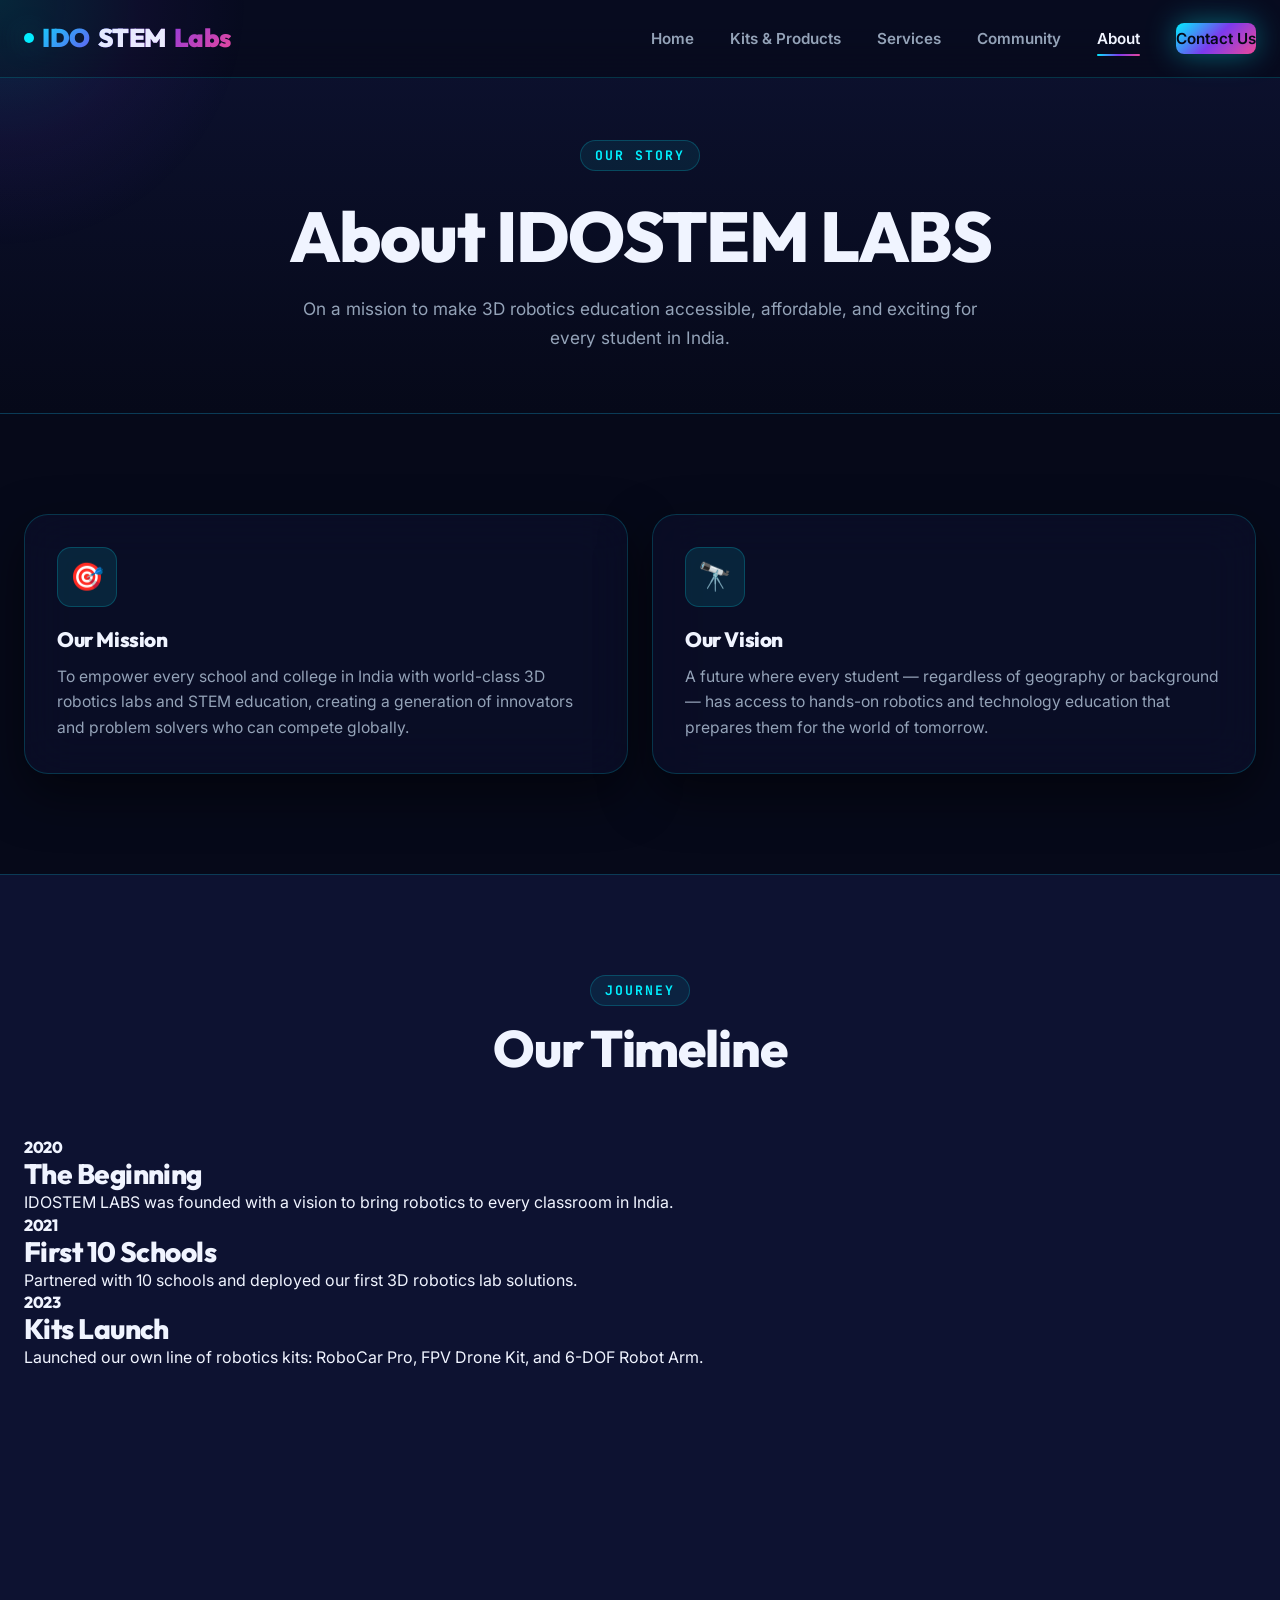
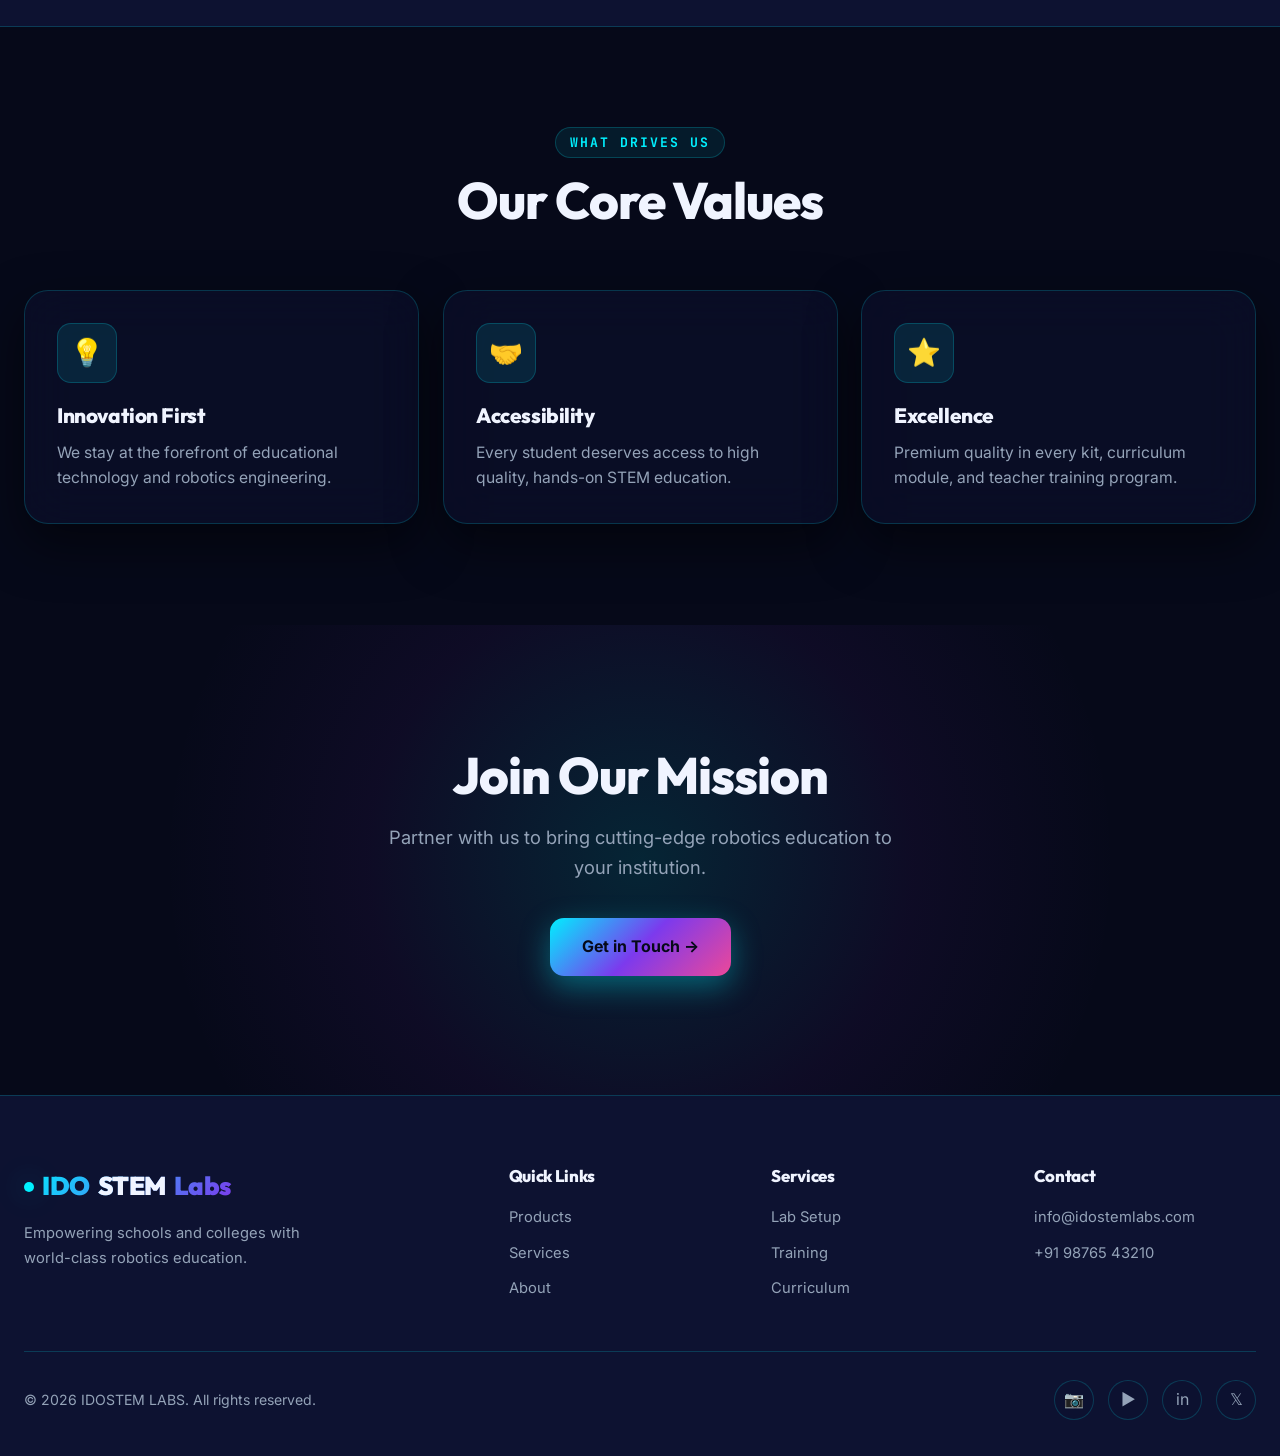
<file: about.html>
<!DOCTYPE html>
<html lang="en">
<head>
  <meta charset="UTF-8">
  <meta name="viewport" content="width=device-width, initial-scale=1.0">
  <title>About Us — IDOSTEM LABS | Our Story & Mission</title>
  <meta name="description" content="Learn about IDOSTEM LABS' mission to make robotics education accessible to every school in India.">
  <link rel="stylesheet" href="css/index.css">
</head>
<body>
  <nav class="navbar" id="navbar">
    <div class="container">
      <a href="index.html" class="nav-logo">
        <div class="logo-dot"></div>
        IDO<span>STEM</span> Labs
      </a>
      <ul class="nav-links" id="nav-links">
        <li><a href="index.html">Home</a></li>
        <li><a href="products.html">Kits & Products</a></li>
        <li><a href="services.html">Services</a></li>
        <li><a href="community.html">Community</a></li>
        <li><a href="about.html" class="active">About</a></li>
        <li><a href="contact.html" class="nav-cta">Contact Us</a></li>
      </ul>
      <button class="hamburger" id="hamburger" aria-label="Menu"><span></span><span></span><span></span></button>
    </div>
  </nav>

  <section class="page-hero">
    <div class="container">
      <span class="section-tag" data-reveal="fade-down">OUR STORY</span>
      <h1 data-reveal="fade-up" data-delay="100">About <span class="gradient-text">IDOSTEM LABS</span></h1>
      <p data-reveal="fade-up" data-delay="250">On a mission to make 3D robotics education accessible, affordable, and exciting for every student in India.</p>
    </div>
  </section>

  <!-- MISSION -->
  <section>
    <div class="container">
      <div class="features-grid" style="grid-template-columns: 1fr 1fr;">
        <div class="glass-card" data-reveal="fade-right" data-delay="100" data-tilt>
          <div class="card-glow"></div>
          <div class="feature-icon">🎯</div>
          <h3>Our Mission</h3>
          <p>To empower every school and college in India with world-class 3D robotics labs and STEM education, creating a generation of innovators and problem solvers who can compete globally.</p>
        </div>
        <div class="glass-card" data-reveal="fade-left" data-delay="250" data-tilt>
          <div class="card-glow"></div>
          <div class="feature-icon">🔭</div>
          <h3>Our Vision</h3>
          <p>A future where every student — regardless of geography or background — has access to hands-on robotics and technology education that prepares them for the world of tomorrow.</p>
        </div>
      </div>
    </div>
  </section>

  <!-- TIMELINE -->
  <section style="background:var(--bg-secondary);border-top:1px solid var(--glass-border);border-bottom:1px solid var(--glass-border);">
    <div class="container">
      <div class="section-header" data-reveal="fade-up">
        <span class="section-tag">JOURNEY</span>
        <h2>Our <span class="gradient-text">Timeline</span></h2>
      </div>
      <div class="timeline">
        <div class="timeline-item" data-reveal="fade-right" data-delay="100">
          <div class="timeline-dot"></div>
          <div class="timeline-content">
            <h4>2020</h4><h3>The Beginning</h3>
            <p>IDOSTEM LABS was founded with a vision to bring robotics to every classroom in India.</p>
          </div>
        </div>
        <div class="timeline-item" data-reveal="fade-left" data-delay="250">
          <div class="timeline-dot"></div>
          <div class="timeline-content">
            <h4>2021</h4><h3>First 10 Schools</h3>
            <p>Partnered with 10 schools and deployed our first 3D robotics lab solutions.</p>
          </div>
        </div>
        <div class="timeline-item" data-reveal="fade-right" data-delay="400">
          <div class="timeline-dot"></div>
          <div class="timeline-content">
            <h4>2023</h4><h3>Kits Launch</h3>
            <p>Launched our own line of robotics kits: RoboCar Pro, FPV Drone Kit, and 6-DOF Robot Arm.</p>
          </div>
        </div>
        <div class="timeline-item" data-reveal="fade-left" data-delay="550">
          <div class="timeline-dot"></div>
          <div class="timeline-content">
            <h4>2024</h4><h3>100+ Schools</h3>
            <p>Crossed 100 school partnerships and trained 15,000+ students nationwide.</p>
          </div>
        </div>
        <div class="timeline-item" data-reveal="fade-right" data-delay="700">
          <div class="timeline-dot"></div>
          <div class="timeline-content">
            <h4>2026</h4><h3>Going Global</h3>
            <p>Expanding to international markets while deepening our STEM lab presence across India.</p>
          </div>
        </div>
      </div>
    </div>
  </section>

  <!-- VALUES -->
  <section>
    <div class="container">
      <div class="section-header" data-reveal="fade-up">
        <span class="section-tag">WHAT DRIVES US</span>
        <h2>Our <span class="gradient-text">Core Values</span></h2>
      </div>
      <div class="features-grid">
        <div class="glass-card" data-reveal="flip-up" data-delay="100" data-tilt>
          <div class="card-glow"></div>
          <div class="feature-icon">💡</div>
          <h3>Innovation First</h3>
          <p>We stay at the forefront of educational technology and robotics engineering.</p>
        </div>
        <div class="glass-card" data-reveal="flip-up" data-delay="250" data-tilt>
          <div class="card-glow"></div>
          <div class="feature-icon">🤝</div>
          <h3>Accessibility</h3>
          <p>Every student deserves access to high quality, hands-on STEM education.</p>
        </div>
        <div class="glass-card" data-reveal="flip-up" data-delay="400" data-tilt>
          <div class="card-glow"></div>
          <div class="feature-icon">⭐</div>
          <h3>Excellence</h3>
          <p>Premium quality in every kit, curriculum module, and teacher training program.</p>
        </div>
      </div>
    </div>
  </section>

  <section class="cta-section">
    <div class="container" data-reveal="zoom-in">
      <h2>Join Our <span class="gradient-text">Mission</span></h2>
      <p>Partner with us to bring cutting-edge robotics education to your institution.</p>
      <a href="contact.html" class="btn btn-primary">Get in Touch →</a>
    </div>
  </section>

  <footer class="footer">
    <div class="container">
      <div class="footer-grid">
        <div class="footer-brand">
          <a href="index.html" class="nav-logo">
            <div class="logo-dot"></div>
            IDO<span>STEM</span> Labs
          </a>
          <p>Empowering schools and colleges with world-class robotics education.</p>
        </div>
        <div class="footer-col"><h4>Quick Links</h4><ul><li><a href="products.html">Products</a></li><li><a href="services.html">Services</a></li><li><a href="about.html">About</a></li></ul></div>
        <div class="footer-col"><h4>Services</h4><ul><li><a href="services.html">Lab Setup</a></li><li><a href="services.html">Training</a></li><li><a href="services.html">Curriculum</a></li></ul></div>
        <div class="footer-col"><h4>Contact</h4><ul><li><a href="mailto:info@idostemlabs.com">info@idostemlabs.com</a></li><li><a href="tel:+919876543210">+91 98765 43210</a></li></ul></div>
      </div>
      <div class="footer-bottom"><span>© 2026 IDOSTEM LABS. All rights reserved.</span><div class="footer-socials"><a href="#">📷</a><a href="#">▶</a><a href="#">in</a><a href="#">𝕏</a></div></div>
    </div>
  </footer>
  <script src="js/main.js"></script>
</body>
</html>
</file>
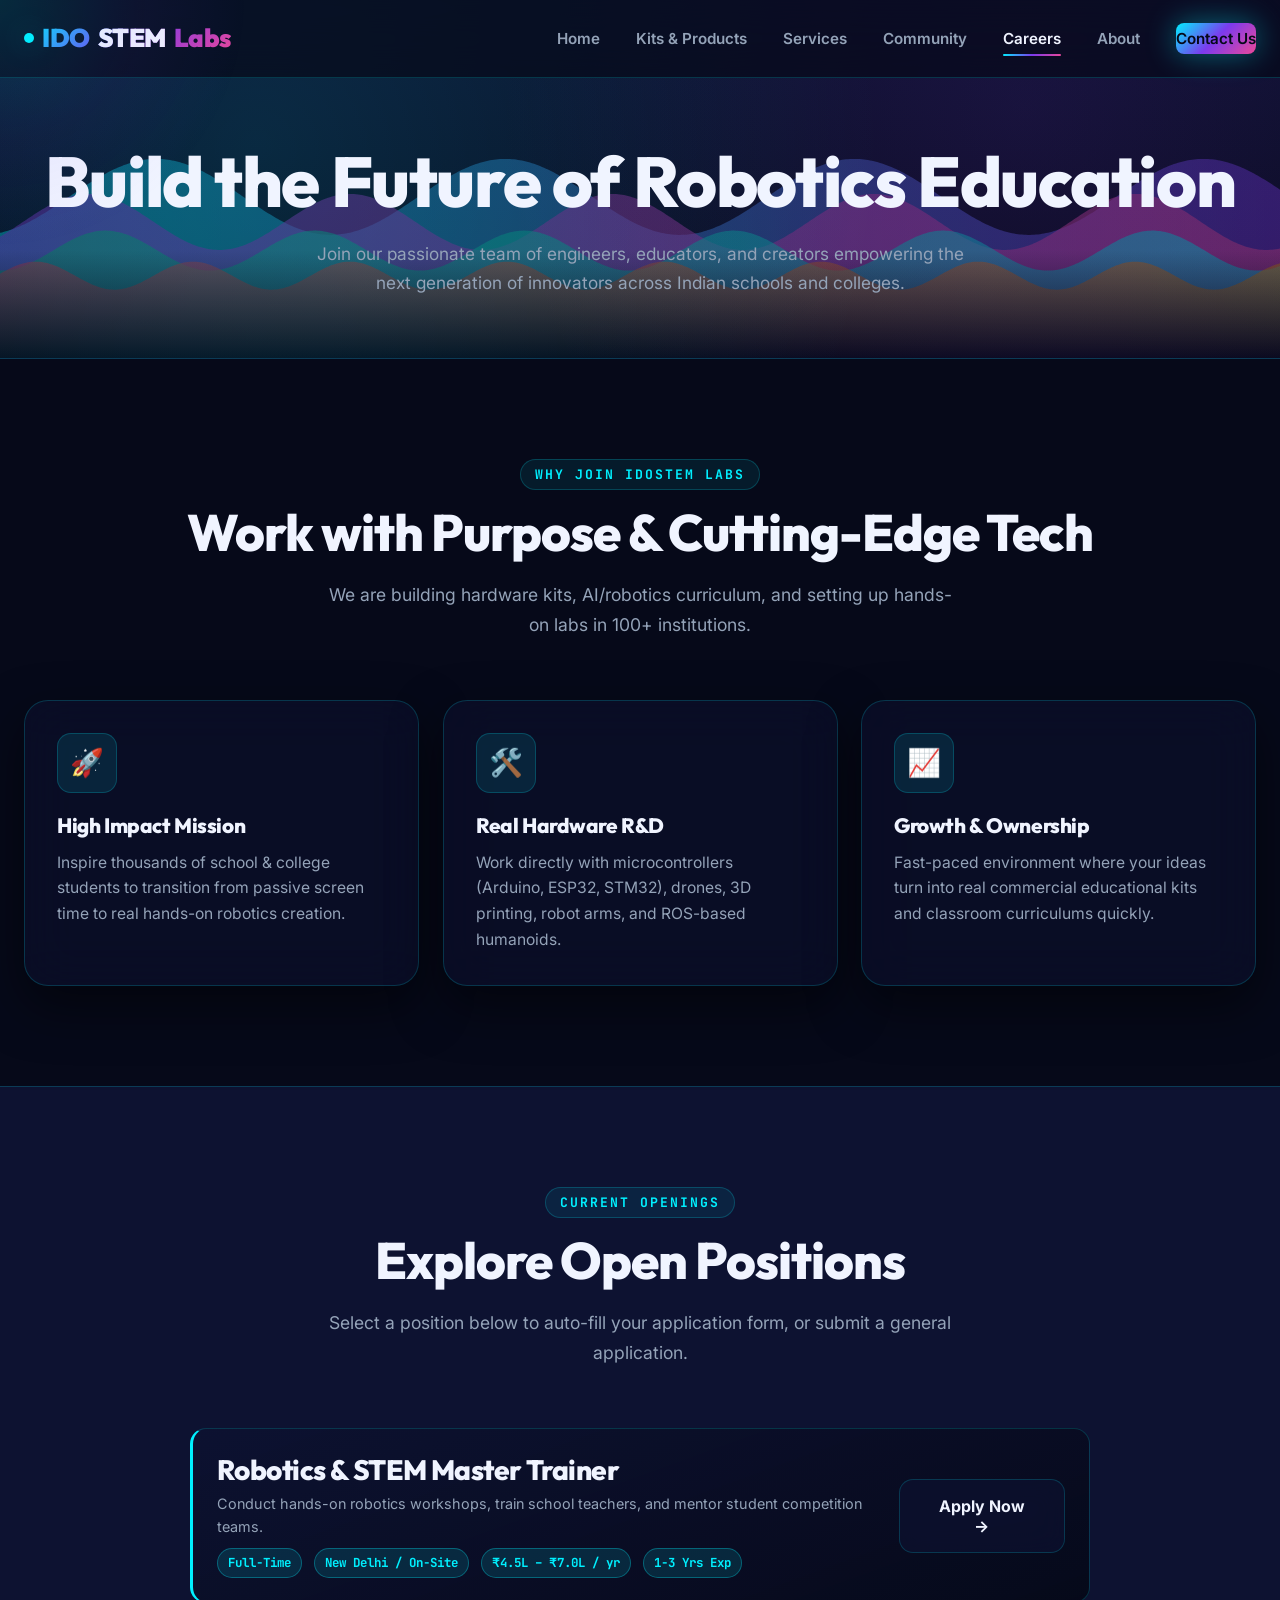
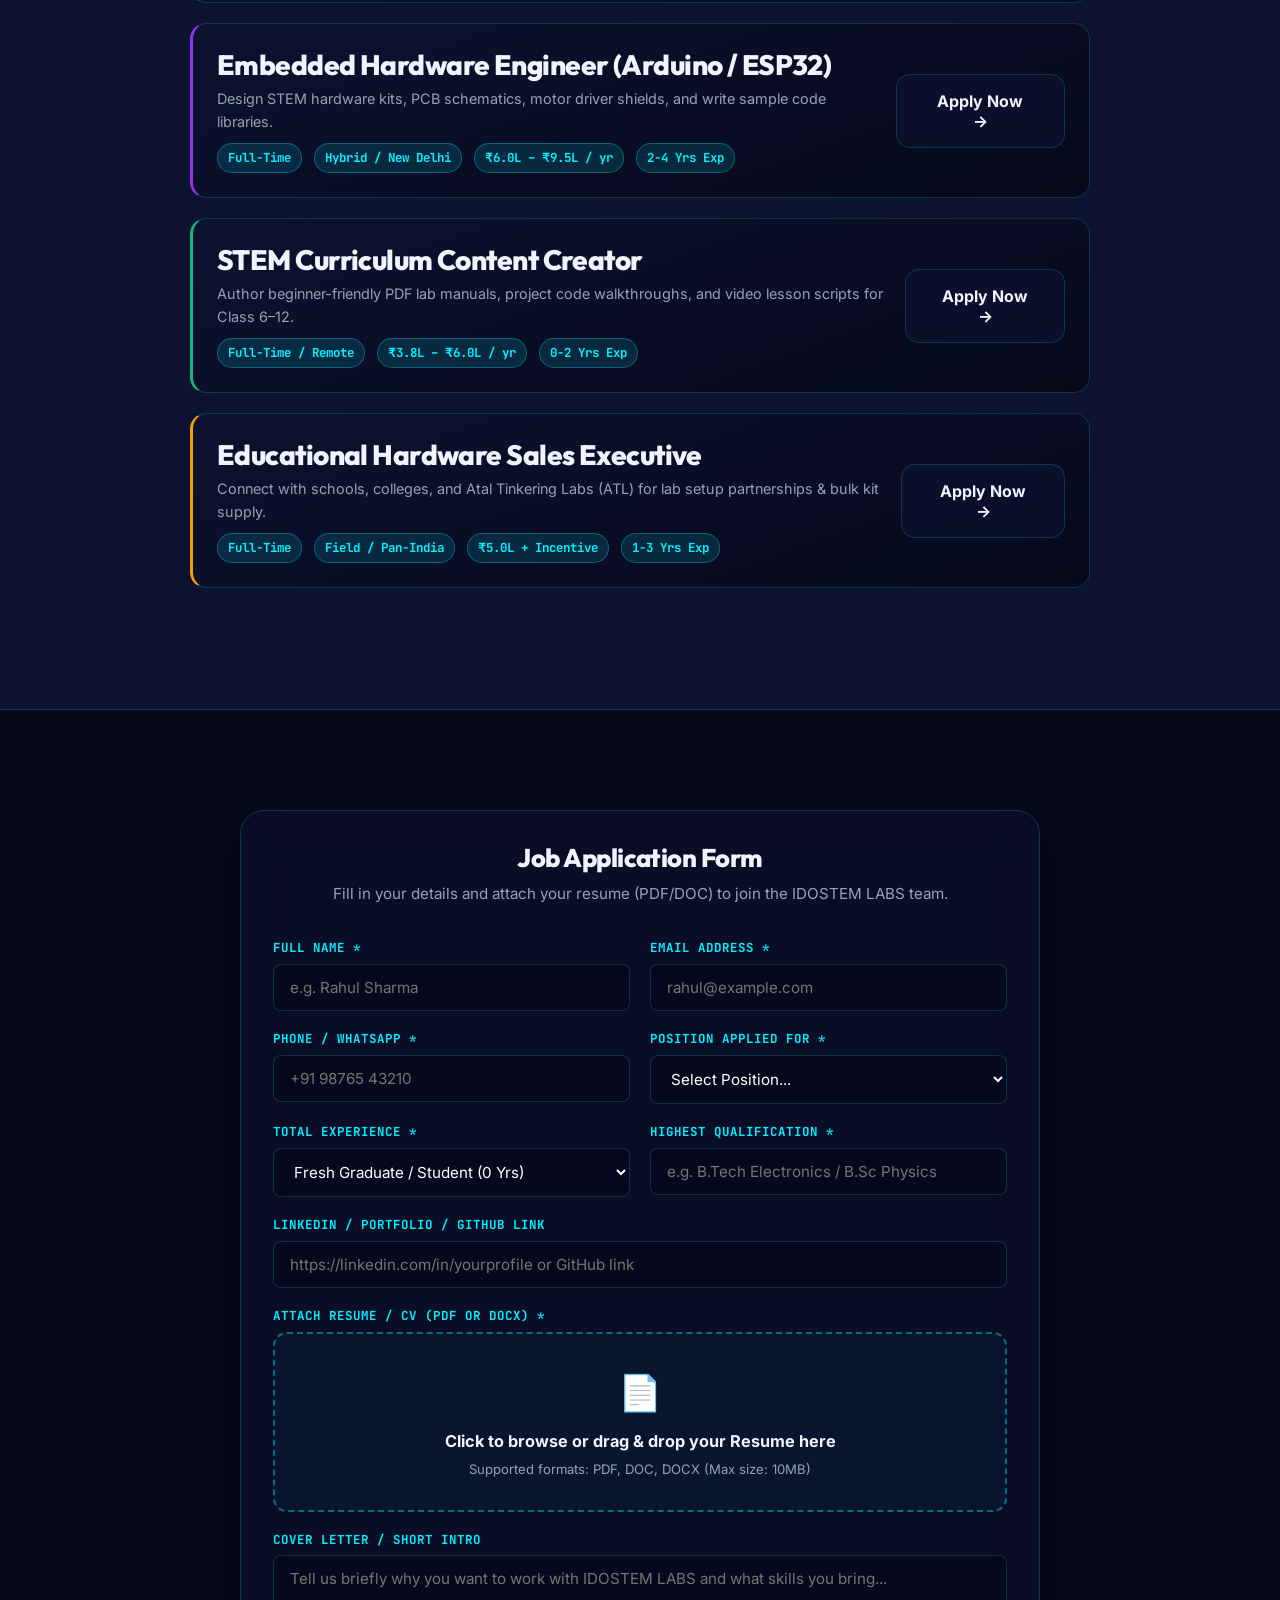
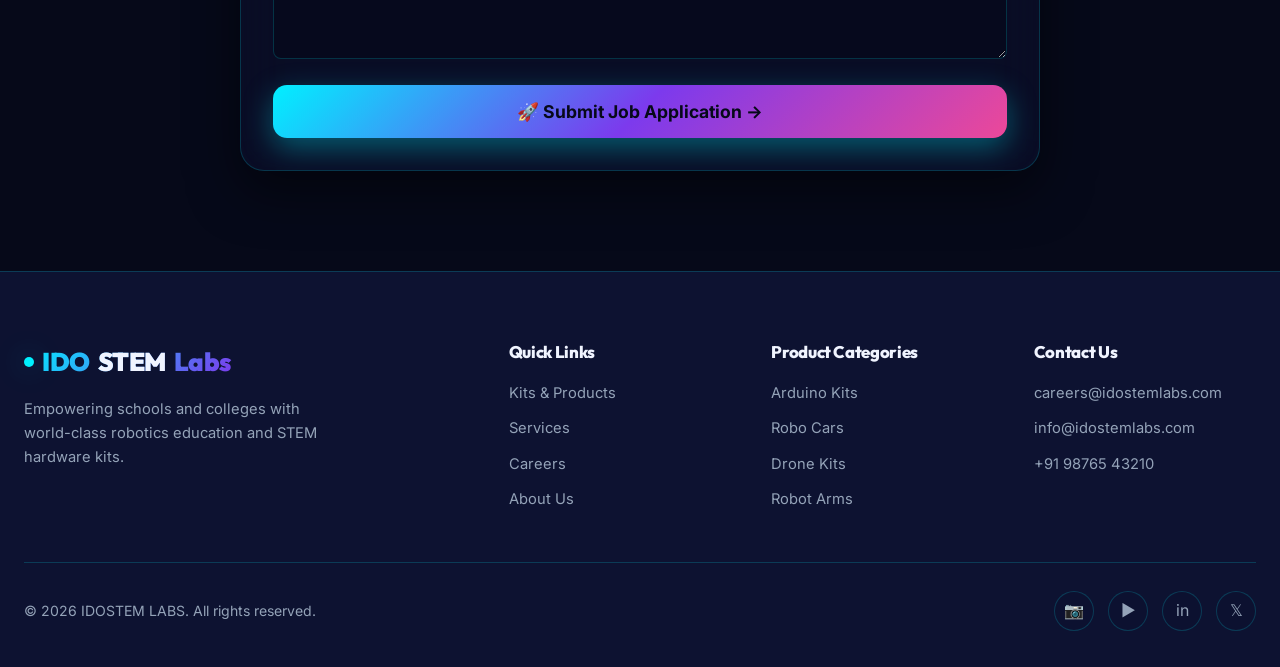
<file: careers.html>
<!DOCTYPE html>
<html lang="en">
<head>
  <meta charset="UTF-8">
  <meta name="viewport" content="width=device-width, initial-scale=1.0">
  <title>Careers & Jobs — IDOSTEM LABS</title>
  <meta name="description" content="Join IDOSTEM LABS to revolutionize STEM & Robotics education in schools and colleges across India. Explore open positions and apply today.">
  <link rel="stylesheet" href="css/index.css">
  <style>
    .job-card {
      background: var(--card-gradient, linear-gradient(160deg, rgba(13, 18, 49, 0.85) 0%, rgba(6, 9, 25, 0.95) 100%));
      border: 1px solid var(--glass-border);
      border-left: 3px solid var(--accent-cyan);
      border-radius: 16px;
      padding: 24px;
      margin-bottom: 20px;
      transition: var(--transition-med);
      display: flex;
      justify-content: space-between;
      align-items: center;
      gap: 20px;
    }
    .job-card:hover {
      border-left-color: var(--accent-purple);
      transform: translateX(6px);
      box-shadow: 0 10px 30px rgba(0, 0, 0, 0.6), var(--glow-cyan);
    }
    .job-meta {
      display: flex;
      gap: 12px;
      margin-top: 10px;
      flex-wrap: wrap;
    }
    .job-tag {
      background: rgba(0, 240, 255, 0.12);
      border: 1px solid rgba(0, 240, 255, 0.3);
      color: var(--accent-cyan);
      font-size: 0.78rem;
      font-weight: 700;
      padding: 4px 10px;
      border-radius: 50px;
      font-family: var(--font-mono);
    }
    .file-upload-box {
      border: 2px dashed rgba(0, 240, 255, 0.4);
      background: rgba(0, 240, 255, 0.04);
      border-radius: 14px;
      padding: 30px 20px;
      text-align: center;
      cursor: pointer;
      transition: var(--transition-fast);
      position: relative;
    }
    .file-upload-box:hover, .file-upload-box.dragover {
      border-color: var(--accent-cyan);
      background: rgba(0, 240, 255, 0.08);
      box-shadow: var(--glow-cyan);
    }
    .file-upload-box input[type="file"] {
      position: absolute;
      top: 0; left: 0; width: 100%; height: 100%;
      opacity: 0;
      cursor: pointer;
    }
    .file-info {
      margin-top: 10px;
      font-size: 0.88rem;
      color: var(--accent-cyan);
      font-weight: 600;
    }
    @media (max-width: 768px) {
      .job-card {
        flex-direction: column;
        align-items: flex-start;
      }
      .job-card .btn {
        width: 100%;
        justify-content: center;
      }
    }
  </style>
</head>
<body>
  <!-- NAVBAR -->
  <nav class="navbar" id="navbar">
    <div class="container">
      <a href="index.html" class="nav-logo">
        <div class="logo-dot"></div>
        IDO<span>STEM</span> Labs
      </a>
      <ul class="nav-links" id="nav-links">
        <li><a href="index.html">Home</a></li>
        <li><a href="products.html">Kits &amp; Products</a></li>
        <li><a href="services.html">Services</a></li>
        <li><a href="community.html">Community</a></li>
        <li><a href="careers.html" class="active">Careers</a></li>
        <li><a href="about.html">About</a></li>
        <li><a href="contact.html" class="nav-cta">Contact Us</a></li>
      </ul>
      <button class="hamburger" id="hamburger" aria-label="Menu"><span></span><span></span><span></span></button>
    </div>
  </nav>

  <!-- HERO SECTION WITH CANVAS WAVE -->
  <section class="page-hero" style="position:relative;overflow:hidden;">
    <canvas id="wave-canvas" style="position:absolute;top:0;left:0;width:100%;height:100%;z-index:0;opacity:0.55;"></canvas>
    <div class="hero-overlay" style="z-index:1;"></div>
    <div class="container" style="position:relative;z-index:2;">
      <h1 data-reveal="fade-up" style="margin-top:0;">Build the Future of <span class="gradient-text">Robotics Education</span></h1>
      <p data-reveal="fade-up" data-delay="150">Join our passionate team of engineers, educators, and creators empowering the next generation of innovators across Indian schools and colleges.</p>
    </div>
  </section>

  <script>
  (function(){
    const c=document.getElementById('wave-canvas');
    if(!c)return;
    const ctx=c.getContext('2d');
    let W,H,t=0;
    function resize(){W=c.width=c.offsetWidth;H=c.height=c.offsetHeight;}
    resize();window.addEventListener('resize',resize);
    const waves=[
      {amp:38,freq:0.018,speed:0.022,y:0.55,colors:['#00f0ff','#7c3aed']},
      {amp:28,freq:0.024,speed:0.030,y:0.62,colors:['#9333ea','#ec4899']},
      {amp:20,freq:0.030,speed:0.018,y:0.70,colors:['#10b981','#00f0ff']},
      {amp:14,freq:0.040,speed:0.038,y:0.77,colors:['#f43f5e','#f59e0b']},
    ];
    function draw(){
      ctx.clearRect(0,0,W,H);
      waves.forEach(w=>{
        const baseY=H*w.y;
        const g=ctx.createLinearGradient(0,0,W,0);
        g.addColorStop(0,w.colors[0]+'99');
        g.addColorStop(1,w.colors[1]+'99');
        ctx.beginPath();
        ctx.moveTo(0,H);
        for(let x=0;x<=W;x+=2){
          const y=baseY+Math.sin(x*w.freq+t*w.speed*60)*w.amp;
          ctx.lineTo(x,y);
        }
        ctx.lineTo(W,H);ctx.closePath();
        ctx.fillStyle=g;ctx.fill();
      });
      t+=0.016;requestAnimationFrame(draw);
    }
    draw();
  })();
  </script>

  <!-- WHY JOIN US -->
  <section>
    <div class="container">
      <div class="section-header" data-reveal="fade-up">
        <span class="section-tag">WHY JOIN IDOSTEM LABS</span>
        <h2>Work with Purpose &amp; <span class="gradient-text">Cutting-Edge Tech</span></h2>
        <p>We are building hardware kits, AI/robotics curriculum, and setting up hands-on labs in 100+ institutions.</p>
      </div>

      <div class="features-grid">
        <div class="glass-card" data-reveal="fade-up" data-delay="100">
          <div class="feature-icon">🚀</div>
          <h3>High Impact Mission</h3>
          <p>Inspire thousands of school &amp; college students to transition from passive screen time to real hands-on robotics creation.</p>
        </div>

        <div class="glass-card" data-reveal="fade-up" data-delay="200">
          <div class="feature-icon">🛠️</div>
          <h3>Real Hardware R&amp;D</h3>
          <p>Work directly with microcontrollers (Arduino, ESP32, STM32), drones, 3D printing, robot arms, and ROS-based humanoids.</p>
        </div>

        <div class="glass-card" data-reveal="fade-up" data-delay="300">
          <div class="feature-icon">📈</div>
          <h3>Growth &amp; Ownership</h3>
          <p>Fast-paced environment where your ideas turn into real commercial educational kits and classroom curriculums quickly.</p>
        </div>
      </div>
    </div>
  </section>

  <!-- OPEN POSITIONS -->
  <section style="background:var(--bg-secondary);border-top:1px solid var(--glass-border);border-bottom:1px solid var(--glass-border);">
    <div class="container">
      <div class="section-header" data-reveal="fade-up">
        <span class="section-tag">CURRENT OPENINGS</span>
        <h2>Explore Open <span class="gradient-text">Positions</span></h2>
        <p>Select a position below to auto-fill your application form, or submit a general application.</p>
      </div>

      <div style="max-width:900px;margin:0 auto;" data-reveal="fade-up">

        <!-- JOB 1 -->
        <div class="job-card">
          <div>
            <h3 style="margin-bottom:6px;">Robotics &amp; STEM Master Trainer</h3>
            <p style="color:var(--text-secondary);font-size:0.9rem;">Conduct hands-on robotics workshops, train school teachers, and mentor student competition teams.</p>
            <div class="job-meta">
              <span class="job-tag">Full-Time</span>
              <span class="job-tag">New Delhi / On-Site</span>
              <span class="job-tag">₹4.5L – ₹7.0L / yr</span>
              <span class="job-tag">1-3 Yrs Exp</span>
            </div>
          </div>
          <button class="btn btn-secondary" onclick="applyForRole('Robotics & STEM Master Trainer')">Apply Now →</button>
        </div>

        <!-- JOB 2 -->
        <div class="job-card" style="border-left-color:var(--accent-purple);">
          <div>
            <h3 style="margin-bottom:6px;">Embedded Hardware Engineer (Arduino / ESP32)</h3>
            <p style="color:var(--text-secondary);font-size:0.9rem;">Design STEM hardware kits, PCB schematics, motor driver shields, and write sample code libraries.</p>
            <div class="job-meta">
              <span class="job-tag">Full-Time</span>
              <span class="job-tag">Hybrid / New Delhi</span>
              <span class="job-tag">₹6.0L – ₹9.5L / yr</span>
              <span class="job-tag">2-4 Yrs Exp</span>
            </div>
          </div>
          <button class="btn btn-secondary" onclick="applyForRole('Embedded Hardware Engineer')">Apply Now →</button>
        </div>

        <!-- JOB 3 -->
        <div class="job-card" style="border-left-color:var(--accent-green);">
          <div>
            <h3 style="margin-bottom:6px;">STEM Curriculum Content Creator</h3>
            <p style="color:var(--text-secondary);font-size:0.9rem;">Author beginner-friendly PDF lab manuals, project code walkthroughs, and video lesson scripts for Class 6–12.</p>
            <div class="job-meta">
              <span class="job-tag">Full-Time / Remote</span>
              <span class="job-tag">₹3.8L – ₹6.0L / yr</span>
              <span class="job-tag">0-2 Yrs Exp</span>
            </div>
          </div>
          <button class="btn btn-secondary" onclick="applyForRole('STEM Curriculum Content Creator')">Apply Now →</button>
        </div>

        <!-- JOB 4 -->
        <div class="job-card" style="border-left-color:var(--accent-orange);">
          <div>
            <h3 style="margin-bottom:6px;">Educational Hardware Sales Executive</h3>
            <p style="color:var(--text-secondary);font-size:0.9rem;">Connect with schools, colleges, and Atal Tinkering Labs (ATL) for lab setup partnerships &amp; bulk kit supply.</p>
            <div class="job-meta">
              <span class="job-tag">Full-Time</span>
              <span class="job-tag">Field / Pan-India</span>
              <span class="job-tag">₹5.0L + Incentive</span>
              <span class="job-tag">1-3 Yrs Exp</span>
            </div>
          </div>
          <button class="btn btn-secondary" onclick="applyForRole('Educational Hardware Sales Executive')">Apply Now →</button>
        </div>

      </div>
    </div>
  </section>

  <!-- APPLICATION FORM SECTION -->
  <section id="apply-form-section">
    <div class="container">
      <div style="max-width:800px;margin:0 auto;">
        <div class="glass-card" data-reveal="fade-up">
          <h3 style="margin-bottom:8px;font-size:1.6rem;text-align:center;">Job Application Form</h3>
          <p style="color:var(--text-secondary);text-align:center;margin-bottom:32px;font-size:0.95rem;">Fill in your details and attach your resume (PDF/DOC) to join the IDOSTEM LABS team.</p>

          <form id="career-form" onsubmit="handleCareerSubmit(event)">
            
            <div style="display:grid;grid-template-columns:1fr 1fr;gap:20px;">
              <div class="form-group">
                <label for="c-name">FULL NAME *</label>
                <input type="text" id="c-name" placeholder="e.g. Rahul Sharma" required>
              </div>
              <div class="form-group">
                <label for="c-email">EMAIL ADDRESS *</label>
                <input type="email" id="c-email" placeholder="rahul@example.com" required>
              </div>
            </div>

            <div style="display:grid;grid-template-columns:1fr 1fr;gap:20px;">
              <div class="form-group">
                <label for="c-phone">PHONE / WHATSAPP *</label>
                <input type="tel" id="c-phone" placeholder="+91 98765 43210" required>
              </div>
              <div class="form-group">
                <label for="c-position">POSITION APPLIED FOR *</label>
                <select id="c-position" required>
                  <option value="">Select Position...</option>
                  <option value="Robotics & STEM Master Trainer">Robotics &amp; STEM Master Trainer</option>
                  <option value="Embedded Hardware Engineer">Embedded Hardware Engineer (Arduino / ESP32)</option>
                  <option value="STEM Curriculum Content Creator">STEM Curriculum Content Creator</option>
                  <option value="Educational Hardware Sales Executive">Educational Hardware Sales Executive</option>
                  <option value="General Application / Internship">General Application / Internship</option>
                </select>
              </div>
            </div>

            <div style="display:grid;grid-template-columns:1fr 1fr;gap:20px;">
              <div class="form-group">
                <label for="c-exp">TOTAL EXPERIENCE *</label>
                <select id="c-exp" required>
                  <option value="Fresh Graduate (0 Yrs)">Fresh Graduate / Student (0 Yrs)</option>
                  <option value="1-2 Years">1 - 2 Years</option>
                  <option value="2-4 Years">2 - 4 Years</option>
                  <option value="5+ Years">5+ Years</option>
                </select>
              </div>
              <div class="form-group">
                <label for="c-qual">HIGHEST QUALIFICATION *</label>
                <input type="text" id="c-qual" placeholder="e.g. B.Tech Electronics / B.Sc Physics" required>
              </div>
            </div>

            <div class="form-group">
              <label for="c-portfolio">LINKEDIN / PORTFOLIO / GITHUB LINK</label>
              <input type="url" id="c-portfolio" placeholder="https://linkedin.com/in/yourprofile or GitHub link">
            </div>

            <!-- RESUME FILE ATTACHMENT BOX -->
            <div class="form-group">
              <label>ATTACH RESUME / CV (PDF OR DOCX) *</label>
              <div class="file-upload-box" id="drop-zone">
                <input type="file" id="c-resume" accept=".pdf,.doc,.docx" required onchange="handleFileSelected(this)">
                <div style="font-size:2.2rem;margin-bottom:8px;">📄</div>
                <div style="font-weight:700;font-size:1.02rem;color:var(--text-primary);" id="upload-label">Click to browse or drag &amp; drop your Resume here</div>
                <div style="font-size:0.82rem;color:var(--text-secondary);margin-top:4px;">Supported formats: PDF, DOC, DOCX (Max size: 10MB)</div>
                <div class="file-info" id="file-name-display" style="display:none;"></div>
              </div>
            </div>

            <div class="form-group">
              <label for="c-about">COVER LETTER / SHORT INTRO</label>
              <textarea id="c-about" placeholder="Tell us briefly why you want to work with IDOSTEM LABS and what skills you bring..." rows="4"></textarea>
            </div>

            <button type="submit" class="btn btn-primary" style="width:100%;justify-content:center;font-size:1.1rem;padding:16px;">
              🚀 Submit Job Application →
            </button>
          </form>
        </div>
      </div>
    </div>
  </section>

  <!-- FOOTER -->
  <footer class="footer">
    <div class="container">
      <div class="footer-grid">
        <div class="footer-brand">
          <a href="index.html" class="nav-logo">
            <div class="logo-dot"></div>
            IDO<span>STEM</span> Labs
          </a>
          <p>Empowering schools and colleges with world-class robotics education and STEM hardware kits.</p>
        </div>
        <div class="footer-col">
          <h4>Quick Links</h4>
          <ul>
            <li><a href="products.html">Kits &amp; Products</a></li>
            <li><a href="services.html">Services</a></li>
            <li><a href="careers.html">Careers</a></li>
            <li><a href="about.html">About Us</a></li>
          </ul>
        </div>
        <div class="footer-col">
          <h4>Product Categories</h4>
          <ul>
            <li><a href="products.html">Arduino Kits</a></li>
            <li><a href="products.html">Robo Cars</a></li>
            <li><a href="products.html">Drone Kits</a></li>
            <li><a href="products.html">Robot Arms</a></li>
          </ul>
        </div>
        <div class="footer-col">
          <h4>Contact Us</h4>
          <ul>
            <li><a href="mailto:careers@idostemlabs.com">careers@idostemlabs.com</a></li>
            <li><a href="mailto:info@idostemlabs.com">info@idostemlabs.com</a></li>
            <li><a href="tel:+919876543210">+91 98765 43210</a></li>
          </ul>
        </div>
      </div>
      <div class="footer-bottom">
        <span>© 2026 IDOSTEM LABS. All rights reserved.</span>
        <div class="footer-socials">
          <a href="#">📷</a><a href="#">▶</a><a href="#">in</a><a href="#">𝕏</a>
        </div>
      </div>
    </div>
  </footer>

  <script src="js/main.js"></script>
  <script>
    function applyForRole(roleName) {
      const select = document.getElementById('c-position');
      if (select) {
        select.value = roleName;
      }
      const formSec = document.getElementById('apply-form-section');
      if (formSec) {
        formSec.scrollIntoView({ behavior: 'smooth' });
      }
    }

    function handleFileSelected(input) {
      const display = document.getElementById('file-name-display');
      const label = document.getElementById('upload-label');
      if (input.files &amp;&amp; input.files[0]) {
        const file = input.files[0];
        const fileSizeMB = (file.size / (1024 * 1024)).toFixed(2);
        display.style.display = 'block';
        display.innerHTML = '✅ Attached: ' + file.name + ' (' + fileSizeMB + ' MB)';
        label.style.color = 'var(--accent-green)';
        label.innerText = 'Resume Attached Successfully!';
      }
    }

    function handleCareerSubmit(e) {
      e.preventDefault();
      const name = document.getElementById('c-name').value;
      const position = document.getElementById('c-position').value;
      const fileInput = document.getElementById('c-resume');
      const fileName = fileInput.files[0] ? fileInput.files[0].name : 'Resume.pdf';

      alert(`🎉 Application Submitted Successfully!\n\nThank you ${name}.\nPosition: ${position}\nAttached File: ${fileName}\n\nOur HR team will review your application and contact you within 2-3 business days.`);
      
      e.target.reset();
      document.getElementById('file-name-display').style.display = 'none';
      document.getElementById('upload-label').style.color = 'var(--text-primary)';
      document.getElementById('upload-label').innerText = 'Click to browse or drag & drop your Resume here';
    }
  </script>
</body>
</html>
</file>
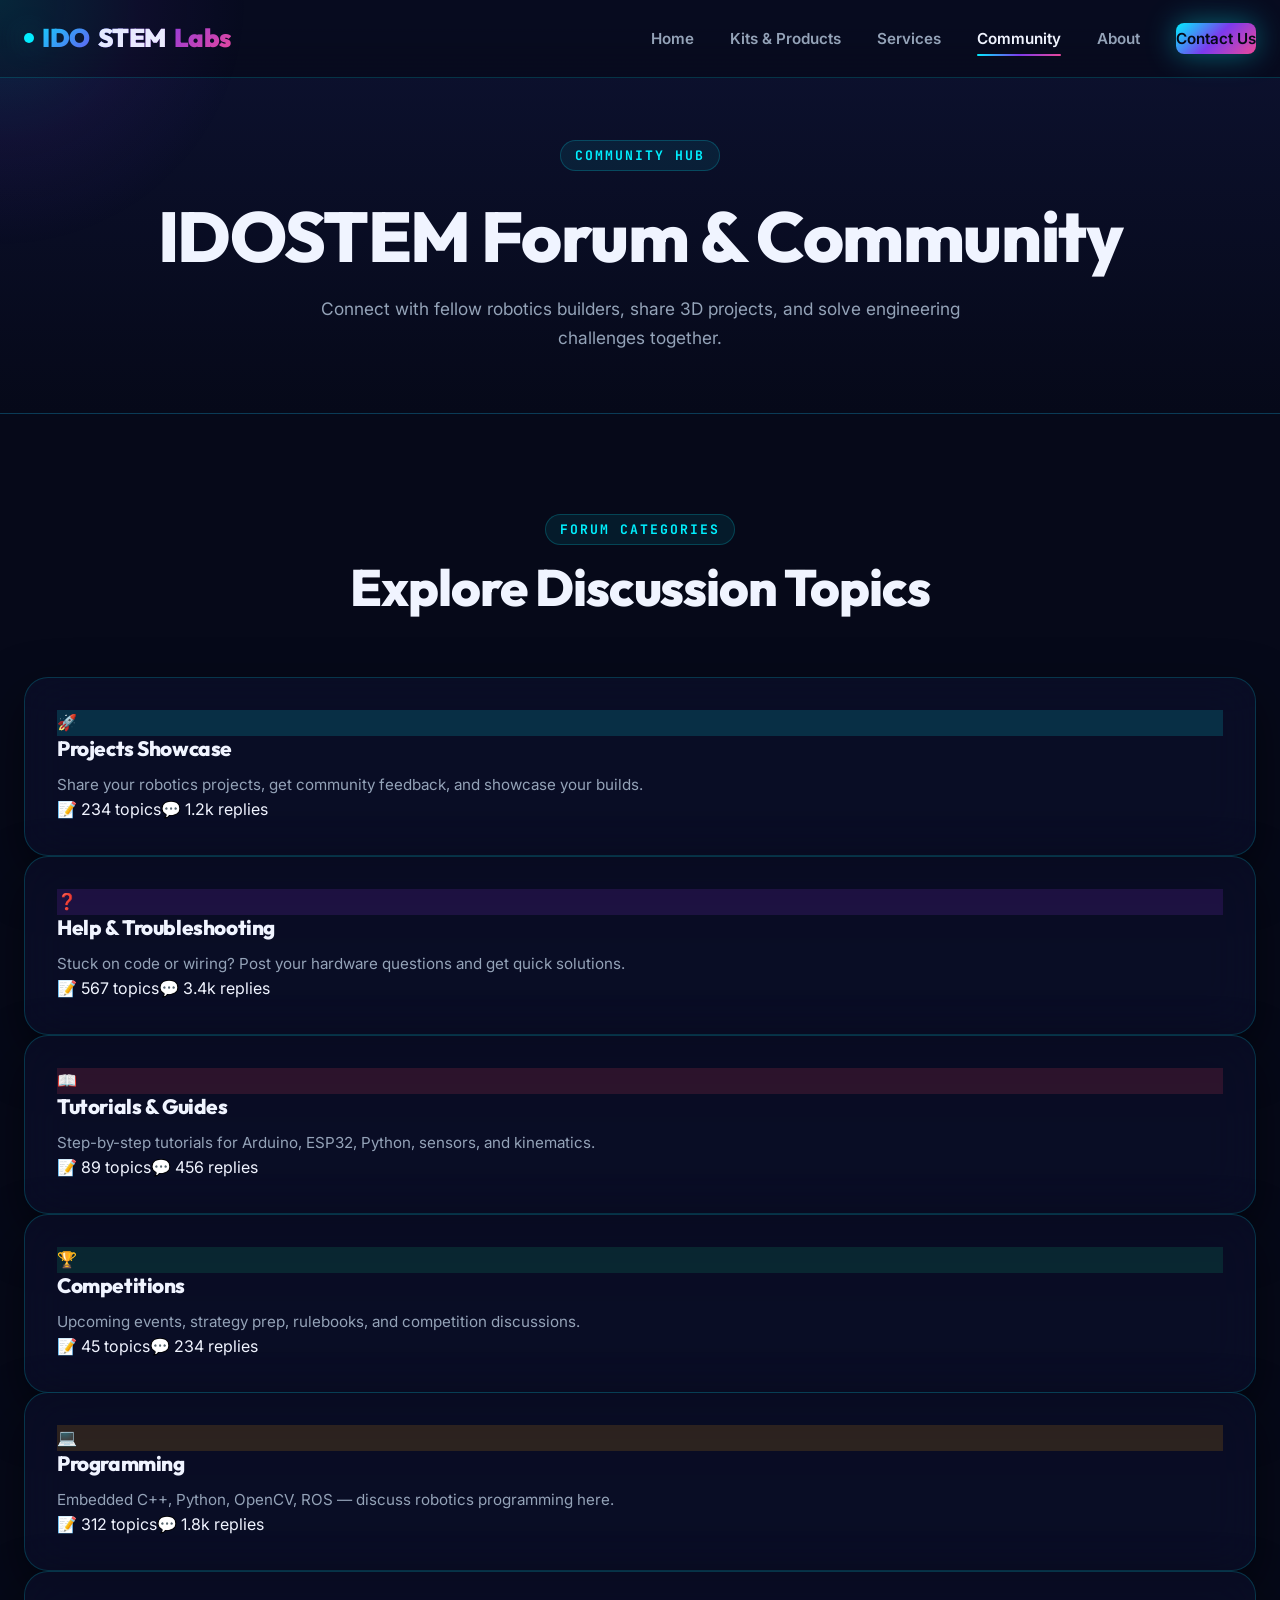
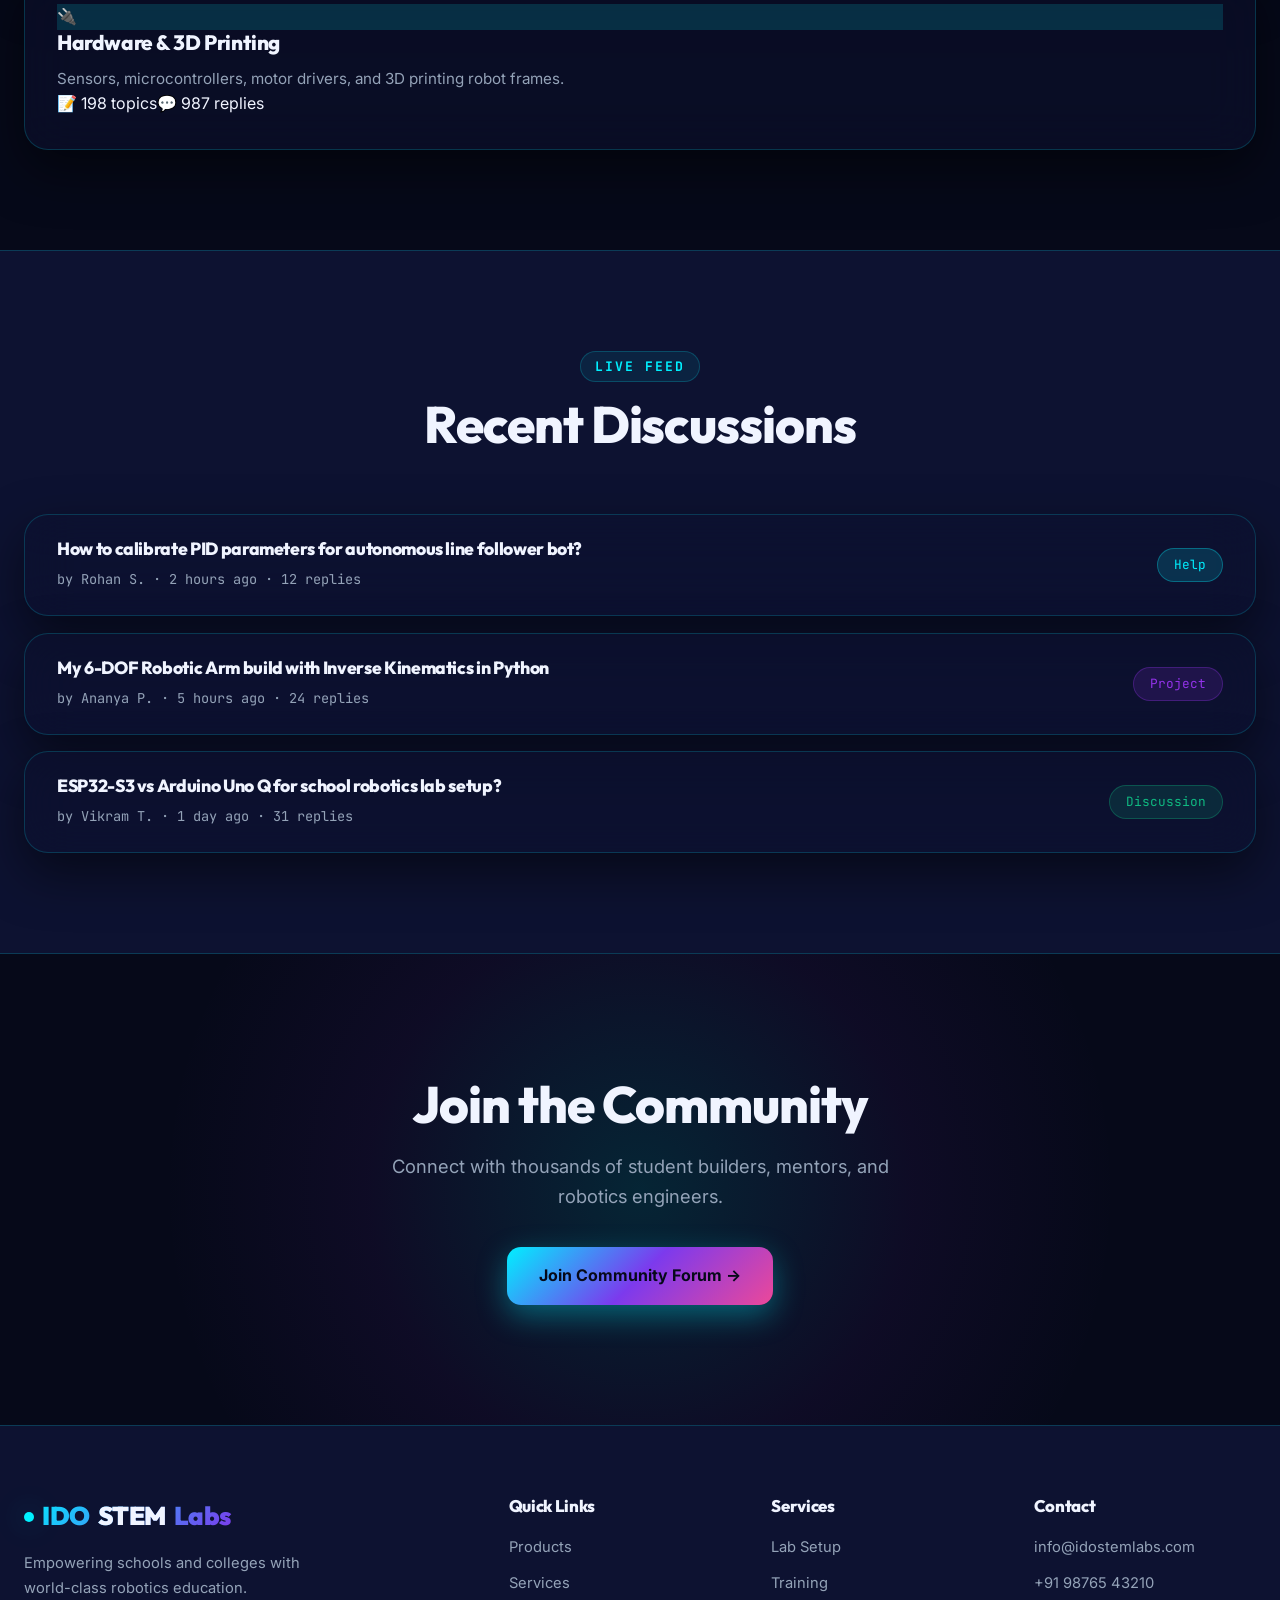
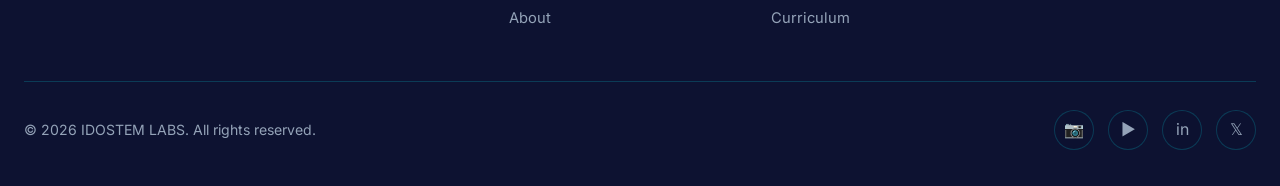
<file: community.html>
<!DOCTYPE html>
<html lang="en">

<head>
  <meta charset="UTF-8">
  <meta name="viewport" content="width=device-width, initial-scale=1.0">
  <title>Community — IDOSTEM LABS | Robotics Forum & Resources</title>
  <meta name="description"
    content="Join the IDOSTEM robotics community. Share projects, ask questions, and learn from fellow enthusiasts.">
  <link rel="stylesheet" href="css/index.css">
</head>

<body>
  <nav class="navbar" id="navbar">
    <div class="container">
      <a href="index.html" class="nav-logo">
        <div class="logo-dot"></div>
        IDO<span>STEM</span> Labs
      </a>
      <ul class="nav-links" id="nav-links">
        <li><a href="index.html">Home</a></li>
        <li><a href="products.html">Kits & Products</a></li>
        <li><a href="services.html">Services</a></li>
        <li><a href="community.html" class="active">Community</a></li>
        <li><a href="about.html">About</a></li>
        <li><a href="contact.html" class="nav-cta">Contact Us</a></li>
      </ul>
      <button class="hamburger" id="hamburger" aria-label="Menu"><span></span><span></span><span></span></button>
    </div>
  </nav>

  <section class="page-hero">
    <div class="container">
      <span class="section-tag" data-reveal="fade-down">COMMUNITY HUB</span>
      <h1 data-reveal="fade-up" data-delay="100">IDOSTEM <span class="gradient-text">Forum & Community</span></h1>
      <p data-reveal="fade-up" data-delay="250">Connect with fellow robotics builders, share 3D projects, and solve
        engineering challenges together.</p>
    </div>
  </section>

  <!-- CATEGORIES -->
  <section>
    <div class="container">
      <div class="section-header" data-reveal="fade-up">
        <span class="section-tag">FORUM CATEGORIES</span>
        <h2>Explore Discussion <span class="gradient-text">Topics</span></h2>
      </div>
      <div class="community-grid">
        <div class="glass-card category-card" data-reveal="flip-up" data-delay="100" data-tilt>
          <div class="card-glow"></div>
          <div class="category-header">
            <div class="category-icon" style="background:rgba(0,240,255,0.15);">🚀</div>
            <div>
              <h3>Projects Showcase</h3>
            </div>
          </div>
          <p style="color:var(--text-secondary);font-size:0.95rem;">Share your robotics projects, get community
            feedback, and showcase your builds.</p>
          <div class="category-meta"><span>📝 234 topics</span><span>💬 1.2k replies</span></div>
        </div>

        <div class="glass-card category-card" data-reveal="flip-up" data-delay="200" data-tilt>
          <div class="card-glow"></div>
          <div class="category-header">
            <div class="category-icon" style="background:rgba(147,51,234,0.15);">❓</div>
            <div>
              <h3>Help & Troubleshooting</h3>
            </div>
          </div>
          <p style="color:var(--text-secondary);font-size:0.95rem;">Stuck on code or wiring? Post your hardware
            questions and get quick solutions.</p>
          <div class="category-meta"><span>📝 567 topics</span><span>💬 3.4k replies</span></div>
        </div>

        <div class="glass-card category-card" data-reveal="flip-up" data-delay="300" data-tilt>
          <div class="card-glow"></div>
          <div class="category-header">
            <div class="category-icon" style="background:rgba(244,63,94,0.15);">📖</div>
            <div>
              <h3>Tutorials & Guides</h3>
            </div>
          </div>
          <p style="color:var(--text-secondary);font-size:0.95rem;">Step-by-step tutorials for Arduino, ESP32, Python,
            sensors, and kinematics.</p>
          <div class="category-meta"><span>📝 89 topics</span><span>💬 456 replies</span></div>
        </div>

        <div class="glass-card category-card" data-reveal="flip-up" data-delay="400" data-tilt>
          <div class="card-glow"></div>
          <div class="category-header">
            <div class="category-icon" style="background:rgba(16,185,129,0.15);">🏆</div>
            <div>
              <h3>Competitions</h3>
            </div>
          </div>
          <p style="color:var(--text-secondary);font-size:0.95rem;">Upcoming events, strategy prep, rulebooks, and
            competition discussions.</p>
          <div class="category-meta"><span>📝 45 topics</span><span>💬 234 replies</span></div>
        </div>

        <div class="glass-card category-card" data-reveal="flip-up" data-delay="500" data-tilt>
          <div class="card-glow"></div>
          <div class="category-header">
            <div class="category-icon" style="background:rgba(245,158,11,0.15);">💻</div>
            <div>
              <h3>Programming</h3>
            </div>
          </div>
          <p style="color:var(--text-secondary);font-size:0.95rem;">Embedded C++, Python, OpenCV, ROS — discuss robotics
            programming here.</p>
          <div class="category-meta"><span>📝 312 topics</span><span>💬 1.8k replies</span></div>
        </div>

        <div class="glass-card category-card" data-reveal="flip-up" data-delay="600" data-tilt>
          <div class="card-glow"></div>
          <div class="category-header">
            <div class="category-icon" style="background:rgba(0,240,255,0.15);">🔌</div>
            <div>
              <h3>Hardware & 3D Printing</h3>
            </div>
          </div>
          <p style="color:var(--text-secondary);font-size:0.95rem;">Sensors, microcontrollers, motor drivers, and 3D
            printing robot frames.</p>
          <div class="category-meta"><span>📝 198 topics</span><span>💬 987 replies</span></div>
        </div>
      </div>
    </div>
  </section>

  <!-- LATEST DISCUSSIONS -->
  <section
    style="background:var(--bg-secondary);border-top:1px solid var(--glass-border);border-bottom:1px solid var(--glass-border);">
    <div class="container">
      <div class="section-header" data-reveal="fade-up">
        <span class="section-tag">LIVE FEED</span>
        <h2>Recent <span class="gradient-text">Discussions</span></h2>
      </div>
      <div style="display:flex;flex-direction:column;gap:16px;">
        <div class="glass-card" data-reveal="fade-up" data-delay="100"
          style="display:flex;justify-content:space-between;align-items:center;padding:24px 32px;cursor:pointer;">
          <div class="card-glow"></div>
          <div>
            <h3 style="font-size:1.1rem;margin-bottom:6px;">How to calibrate PID parameters for autonomous line follower
              bot?</h3>
            <span style="font-size:0.85rem;color:var(--text-secondary);font-family:var(--font-mono);">by Rohan S. · 2
              hours ago · 12 replies</span>
          </div>
          <span
            style="padding:6px 16px;border-radius:50px;background:rgba(0,240,255,0.15);font-size:0.8rem;color:var(--accent-cyan);font-family:var(--font-mono);border:1px solid rgba(0,240,255,0.3);">Help</span>
        </div>

        <div class="glass-card" data-reveal="fade-up" data-delay="250"
          style="display:flex;justify-content:space-between;align-items:center;padding:24px 32px;cursor:pointer;">
          <div class="card-glow"></div>
          <div>
            <h3 style="font-size:1.1rem;margin-bottom:6px;">My 6-DOF Robotic Arm build with Inverse Kinematics in Python
            </h3>
            <span style="font-size:0.85rem;color:var(--text-secondary);font-family:var(--font-mono);">by Ananya P. · 5
              hours ago · 24 replies</span>
          </div>
          <span
            style="padding:6px 16px;border-radius:50px;background:rgba(147,51,234,0.15);font-size:0.8rem;color:var(--accent-purple);font-family:var(--font-mono);border:1px solid rgba(147,51,234,0.3);">Project</span>
        </div>

        <div class="glass-card" data-reveal="fade-up" data-delay="400"
          style="display:flex;justify-content:space-between;align-items:center;padding:24px 32px;cursor:pointer;">
          <div class="card-glow"></div>
          <div>
            <h3 style="font-size:1.1rem;margin-bottom:6px;">ESP32-S3 vs Arduino Uno Q for school robotics lab setup?
            </h3>
            <span style="font-size:0.85rem;color:var(--text-secondary);font-family:var(--font-mono);">by Vikram T. · 1
              day ago · 31 replies</span>
          </div>
          <span
            style="padding:6px 16px;border-radius:50px;background:rgba(16,185,129,0.15);font-size:0.8rem;color:var(--accent-green);font-family:var(--font-mono);border:1px solid rgba(16,185,129,0.3);">Discussion</span>
        </div>
      </div>
    </div>
  </section>

  <section class="cta-section">
    <div class="container" data-reveal="zoom-in">
      <h2>Join the <span class="gradient-text">Community</span></h2>
      <p>Connect with thousands of student builders, mentors, and robotics engineers.</p>
      <a href="contact.html" class="btn btn-primary">Join Community Forum →</a>
    </div>
  </section>

  <footer class="footer">
    <div class="container">
      <div class="footer-grid">
        <div class="footer-brand">
          <a href="index.html" class="nav-logo">
            <div class="logo-dot"></div>
            IDO<span>STEM</span> Labs
          </a>
          <p>Empowering schools and colleges with world-class robotics education.</p>
        </div>
        <div class="footer-col">
          <h4>Quick Links</h4>
          <ul>
            <li><a href="products.html">Products</a></li>
            <li><a href="services.html">Services</a></li>
            <li><a href="about.html">About</a></li>
          </ul>
        </div>
        <div class="footer-col">
          <h4>Services</h4>
          <ul>
            <li><a href="services.html">Lab Setup</a></li>
            <li><a href="services.html">Training</a></li>
            <li><a href="services.html">Curriculum</a></li>
          </ul>
        </div>
        <div class="footer-col">
          <h4>Contact</h4>
          <ul>
            <li><a href="mailto:info@idostemlabs.com">info@idostemlabs.com</a></li>
            <li><a href="tel:+919876543210">+91 98765 43210</a></li>
          </ul>
        </div>
      </div>
      <div class="footer-bottom"><span>© 2026 IDOSTEM LABS. All rights reserved.</span>
        <div class="footer-socials"><a href="#">📷</a><a href="#">▶</a><a href="#">in</a><a href="#">𝕏</a></div>
      </div>
    </div>
  </footer>
  <script src="js/main.js"></script>
</body>

</html>
</file>
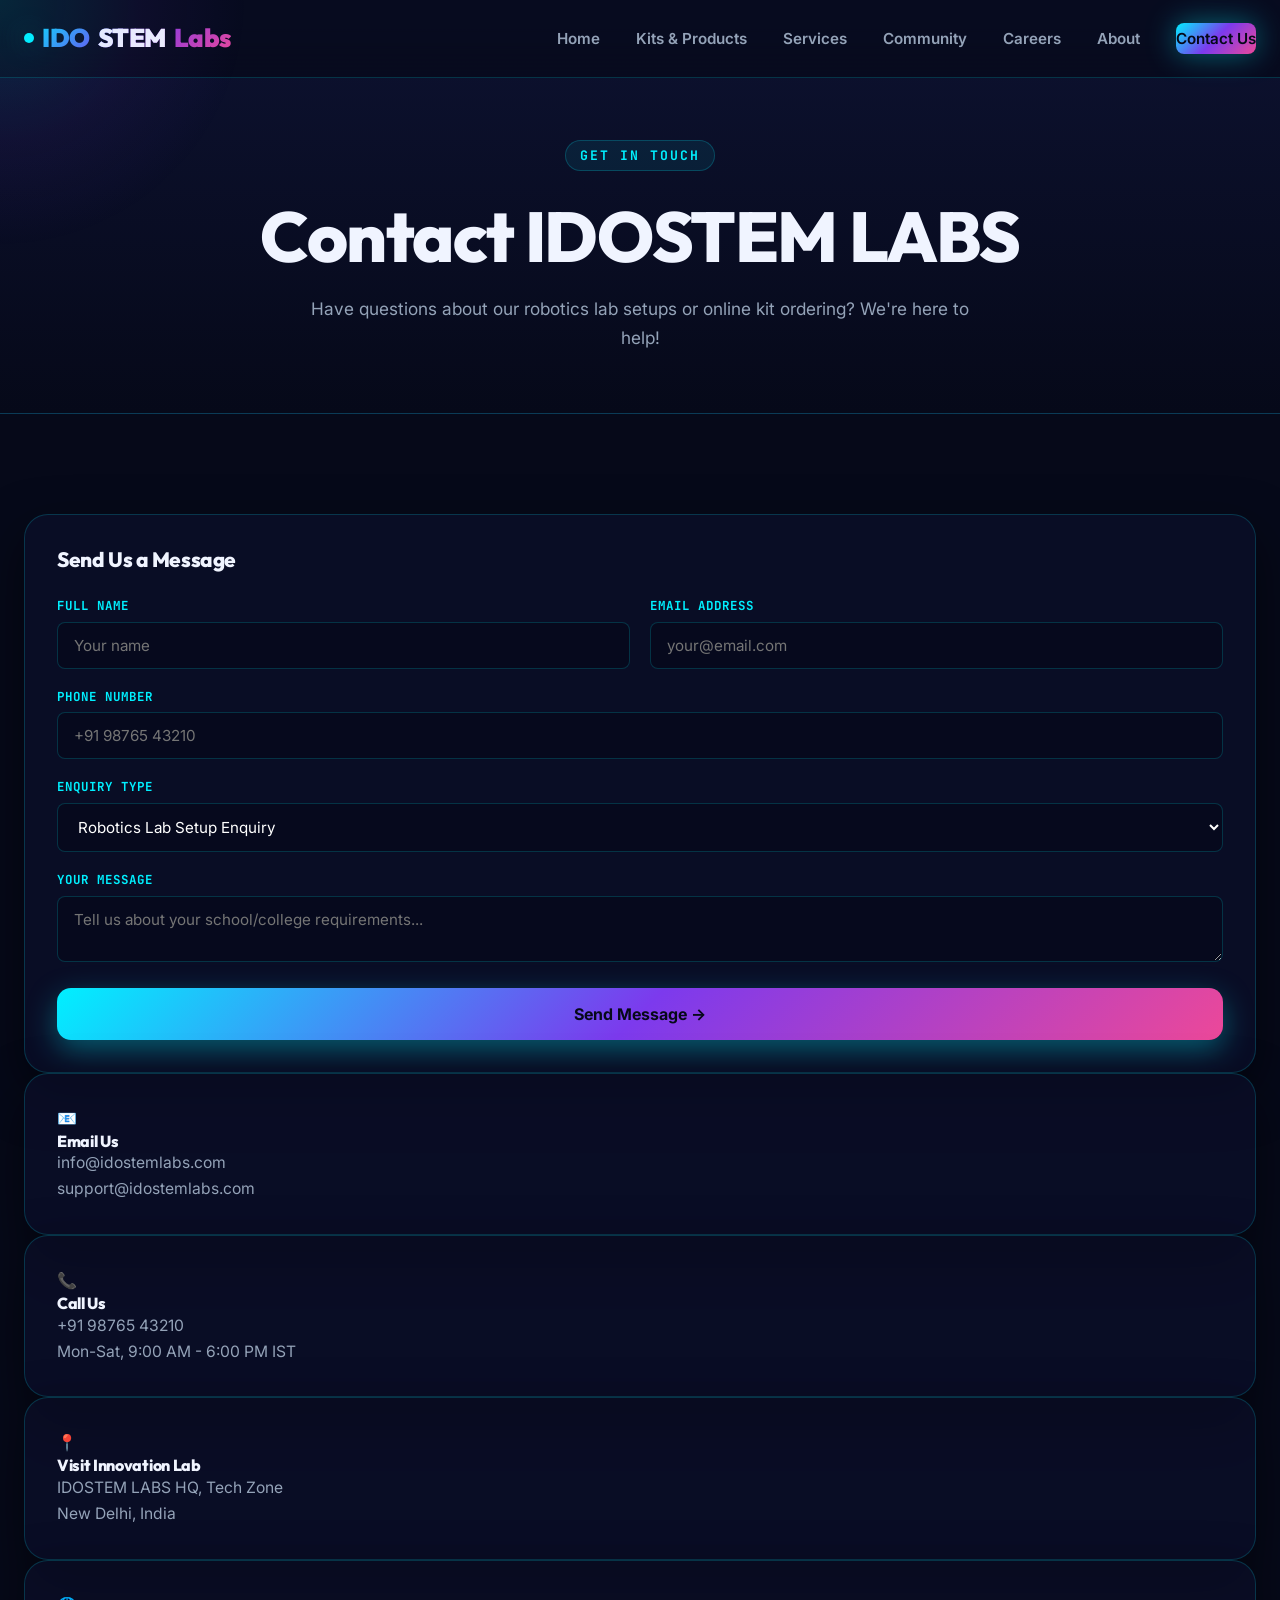
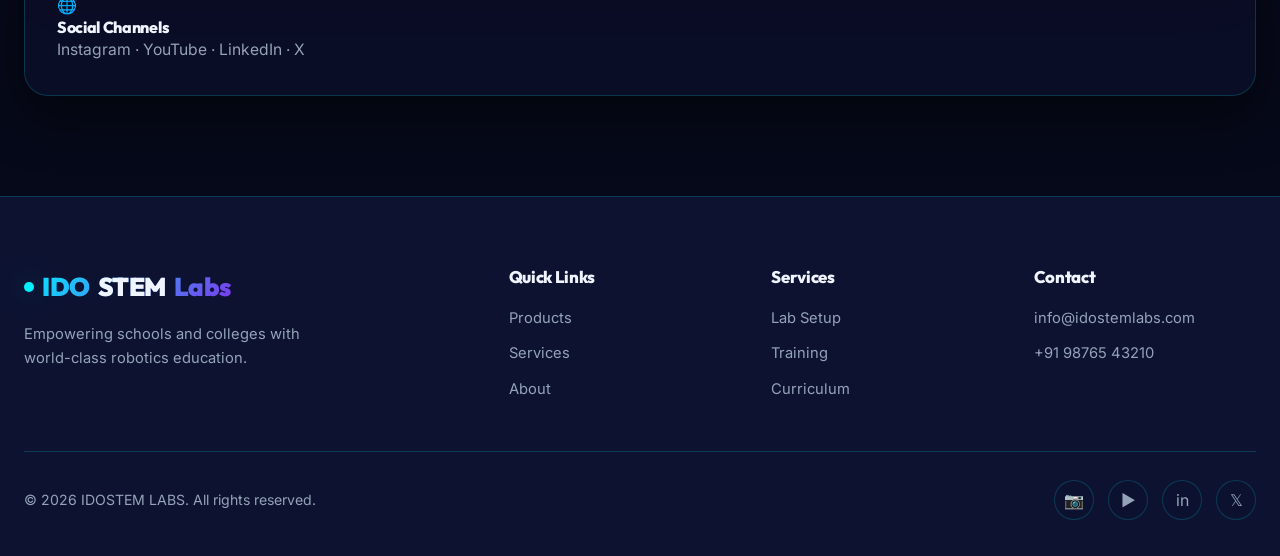
<file: contact.html>
<!DOCTYPE html>
<html lang="en">
<head>
  <meta charset="UTF-8">
  <meta name="viewport" content="width=device-width, initial-scale=1.0">
  <title>Contact Us — IDOSTEM LABS</title>
  <meta name="description" content="Get in touch with IDOSTEM LABS for robotics lab setup, kit enquiries, and STEM education partnerships.">
  <link rel="stylesheet" href="css/index.css">
</head>
<body>
  <nav class="navbar" id="navbar">
    <div class="container">
      <a href="index.html" class="nav-logo">
        <div class="logo-dot"></div>
        IDO<span>STEM</span> Labs
      </a>
      <ul class="nav-links" id="nav-links">
        <li><a href="index.html">Home</a></li>
        <li><a href="products.html">Kits & Products</a></li>
        <li><a href="services.html">Services</a></li>
        <li><a href="community.html">Community</a></li>
        <li><a href="careers.html">Careers</a></li>
        <li><a href="about.html">About</a></li>
        <li><a href="contact.html" class="nav-cta active">Contact Us</a></li>
      </ul>
      <button class="hamburger" id="hamburger" aria-label="Menu"><span></span><span></span><span></span></button>
    </div>
  </nav>

  <section class="page-hero">
    <div class="container">
      <span class="section-tag" data-reveal="fade-down">GET IN TOUCH</span>
      <h1 data-reveal="fade-up" data-delay="100"><span class="gradient-text">Contact</span> IDOSTEM LABS</h1>
      <p data-reveal="fade-up" data-delay="250">Have questions about our robotics lab setups or online kit ordering? We're here to help!</p>
    </div>
  </section>

  <section>
    <div class="container">
      <div class="contact-grid">
        <div data-reveal="fade-right" data-delay="100">
          <div class="glass-card" data-tilt>
            <div class="card-glow"></div>
            <h3 style="margin-bottom:24px;">Send Us a Message</h3>
            <form id="contact-form" onsubmit="event.preventDefault(); alert('Thank you! Our robotics team will get back to you within 24 hours.'); this.reset();">
              <div style="display:grid;grid-template-columns:1fr 1fr;gap:20px;">
                <div class="form-group">
                  <label for="name">FULL NAME</label>
                  <input type="text" id="name" placeholder="Your name" required>
                </div>
                <div class="form-group">
                  <label for="email">EMAIL ADDRESS</label>
                  <input type="email" id="email" placeholder="your@email.com" required>
                </div>
              </div>
              <div class="form-group">
                <label for="phone">PHONE NUMBER</label>
                <input type="tel" id="phone" placeholder="+91 98765 43210">
              </div>
              <div class="form-group">
                <label for="subject">ENQUIRY TYPE</label>
                <select id="subject">
                  <option>Robotics Lab Setup Enquiry</option>
                  <option>Online Kit Order / Bulk Purchase</option>
                  <option>Teacher Training Program</option>
                  <option>School Workshop Request</option>
                  <option>Competition Mentorship</option>
                  <option>Other Enquiry</option>
                </select>
              </div>
              <div class="form-group">
                <label for="message">YOUR MESSAGE</label>
                <textarea id="message" placeholder="Tell us about your school/college requirements..." required></textarea>
              </div>
              <button type="submit" class="btn btn-primary" style="width:100%;justify-content:center;">Send Message →</button>
            </form>
          </div>
        </div>

        <div class="contact-info-cards" data-reveal="fade-left" data-delay="250">
          <div class="glass-card" data-tilt>
            <div class="card-glow"></div>
            <div class="contact-card">
              <div class="icon">📧</div>
              <div><h4>Email Us</h4><p>info@idostemlabs.com</p><p>support@idostemlabs.com</p></div>
            </div>
          </div>

          <div class="glass-card" data-tilt>
            <div class="card-glow"></div>
            <div class="contact-card">
              <div class="icon">📞</div>
              <div><h4>Call Us</h4><p>+91 98765 43210</p><p>Mon-Sat, 9:00 AM - 6:00 PM IST</p></div>
            </div>
          </div>

          <div class="glass-card" data-tilt>
            <div class="card-glow"></div>
            <div class="contact-card">
              <div class="icon">📍</div>
              <div><h4>Visit Innovation Lab</h4><p>IDOSTEM LABS HQ, Tech Zone</p><p>New Delhi, India</p></div>
            </div>
          </div>

          <div class="glass-card" data-tilt>
            <div class="card-glow"></div>
            <div class="contact-card">
              <div class="icon">🌐</div>
              <div><h4>Social Channels</h4><p>Instagram · YouTube · LinkedIn · X</p></div>
            </div>
          </div>
        </div>
      </div>
    </div>
  </section>

  <footer class="footer">
    <div class="container">
      <div class="footer-grid">
        <div class="footer-brand">
          <a href="index.html" class="nav-logo">
            <div class="logo-dot"></div>
            IDO<span>STEM</span> Labs
          </a>
          <p>Empowering schools and colleges with world-class robotics education.</p>
        </div>
        <div class="footer-col"><h4>Quick Links</h4><ul><li><a href="products.html">Products</a></li><li><a href="services.html">Services</a></li><li><a href="about.html">About</a></li></ul></div>
        <div class="footer-col"><h4>Services</h4><ul><li><a href="services.html">Lab Setup</a></li><li><a href="services.html">Training</a></li><li><a href="services.html">Curriculum</a></li></ul></div>
        <div class="footer-col"><h4>Contact</h4><ul><li><a href="mailto:info@idostemlabs.com">info@idostemlabs.com</a></li><li><a href="tel:+919876543210">+91 98765 43210</a></li></ul></div>
      </div>
      <div class="footer-bottom"><span>© 2026 IDOSTEM LABS. All rights reserved.</span><div class="footer-socials"><a href="#">📷</a><a href="#">▶</a><a href="#">in</a><a href="#">𝕏</a></div></div>
    </div>
  </footer>
  <script src="js/main.js"></script>
</body>
</html>
</file>
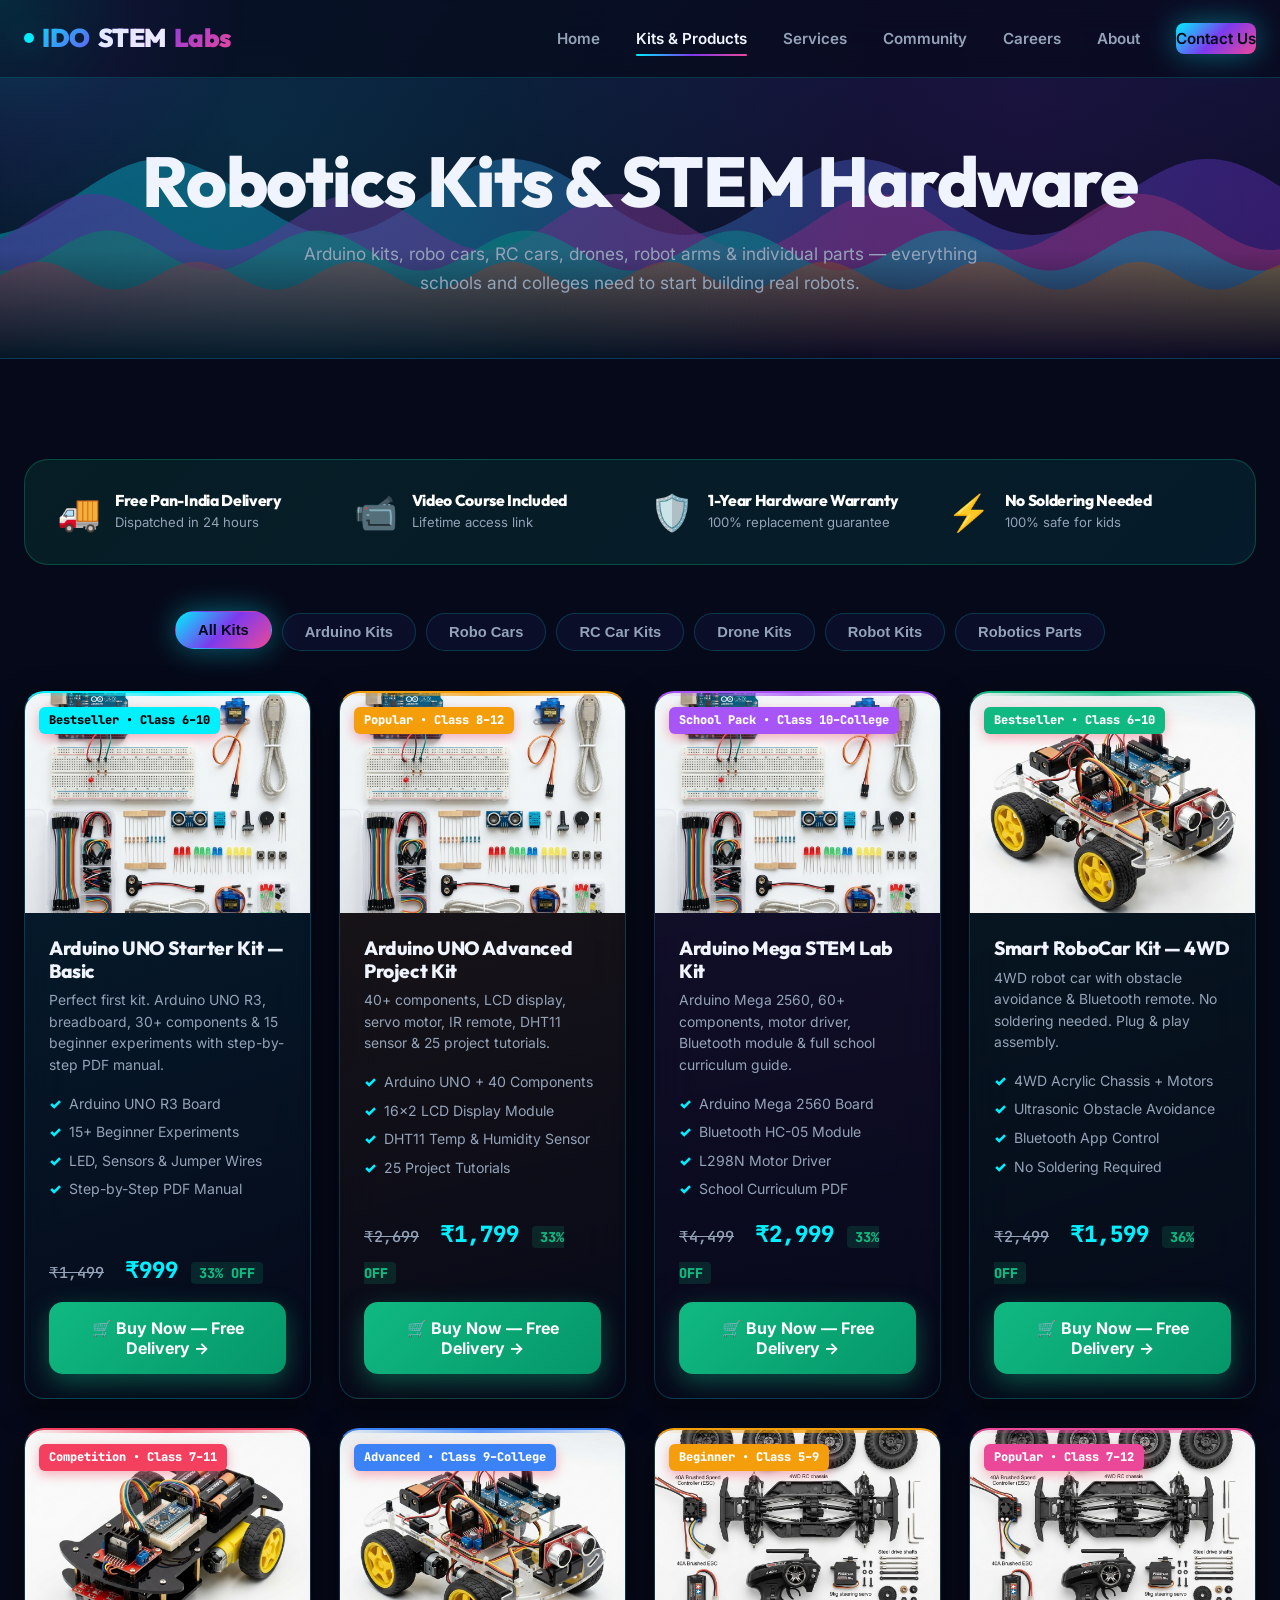
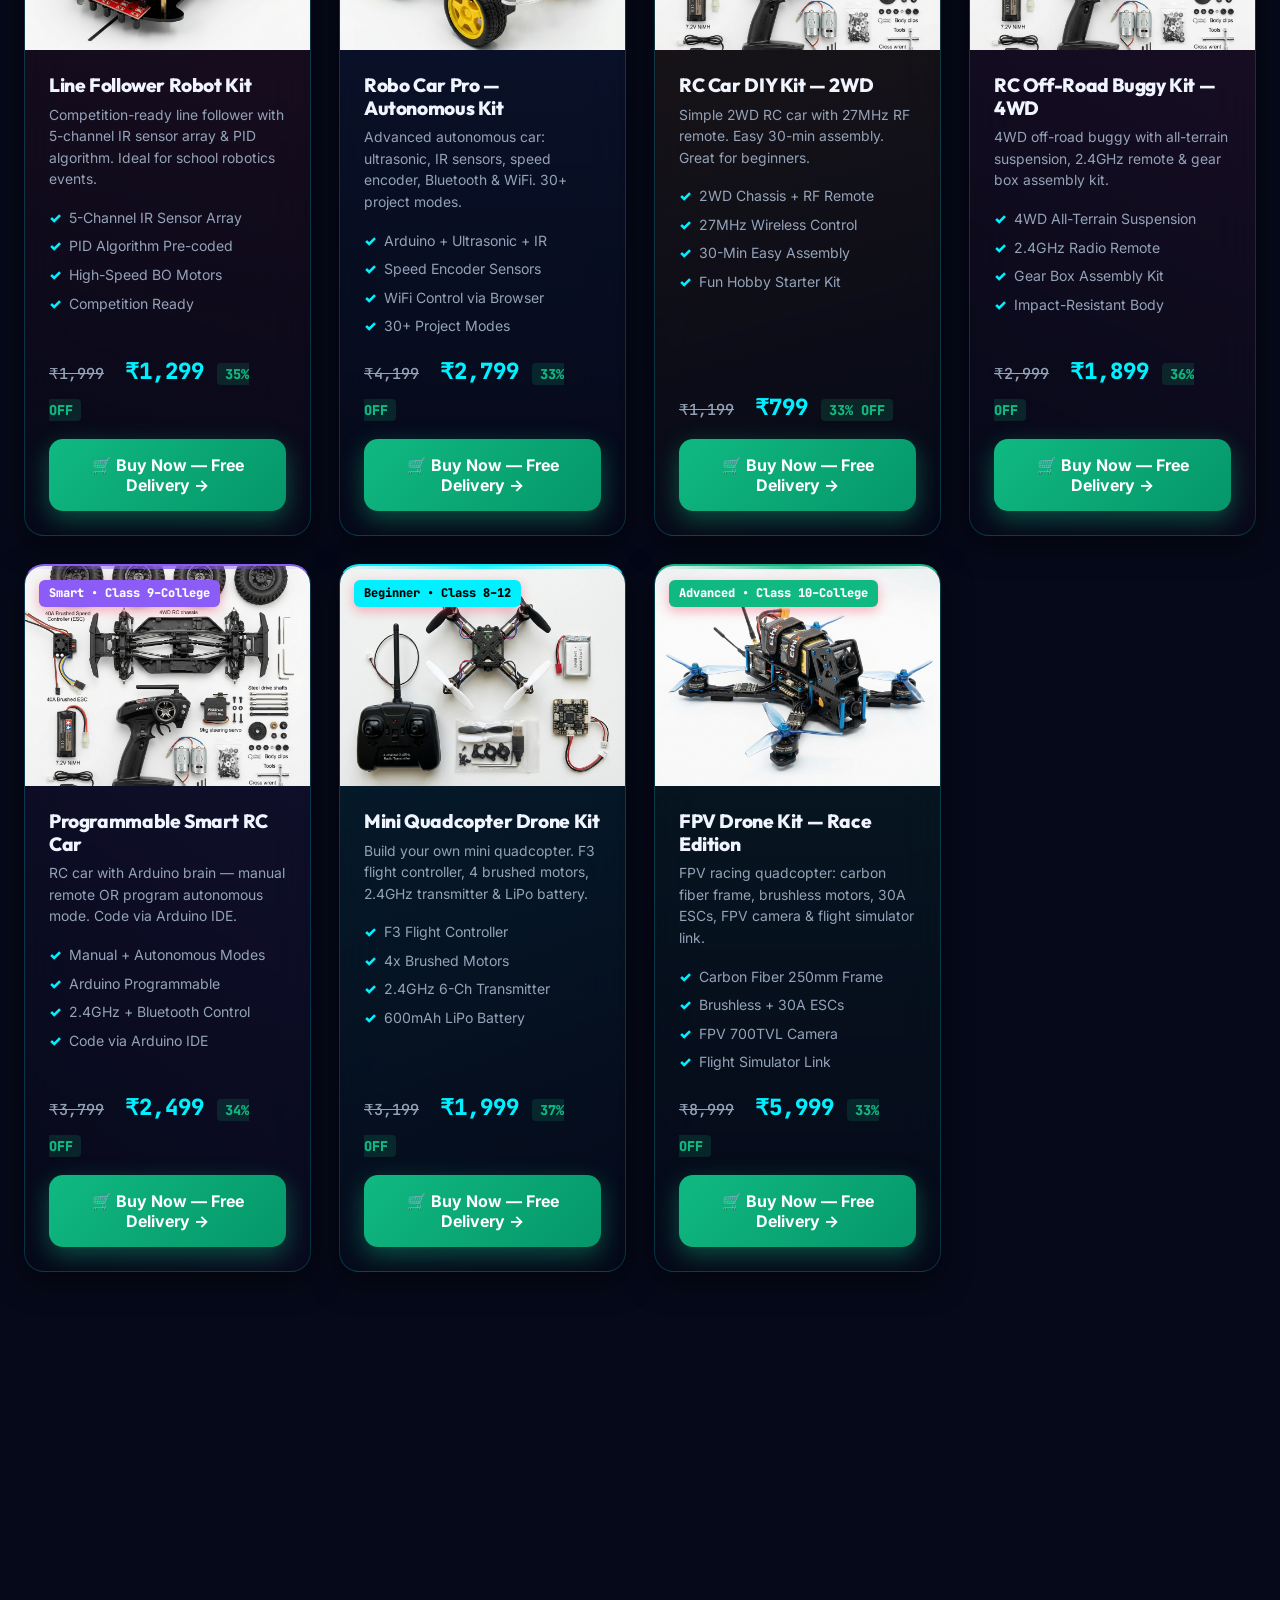
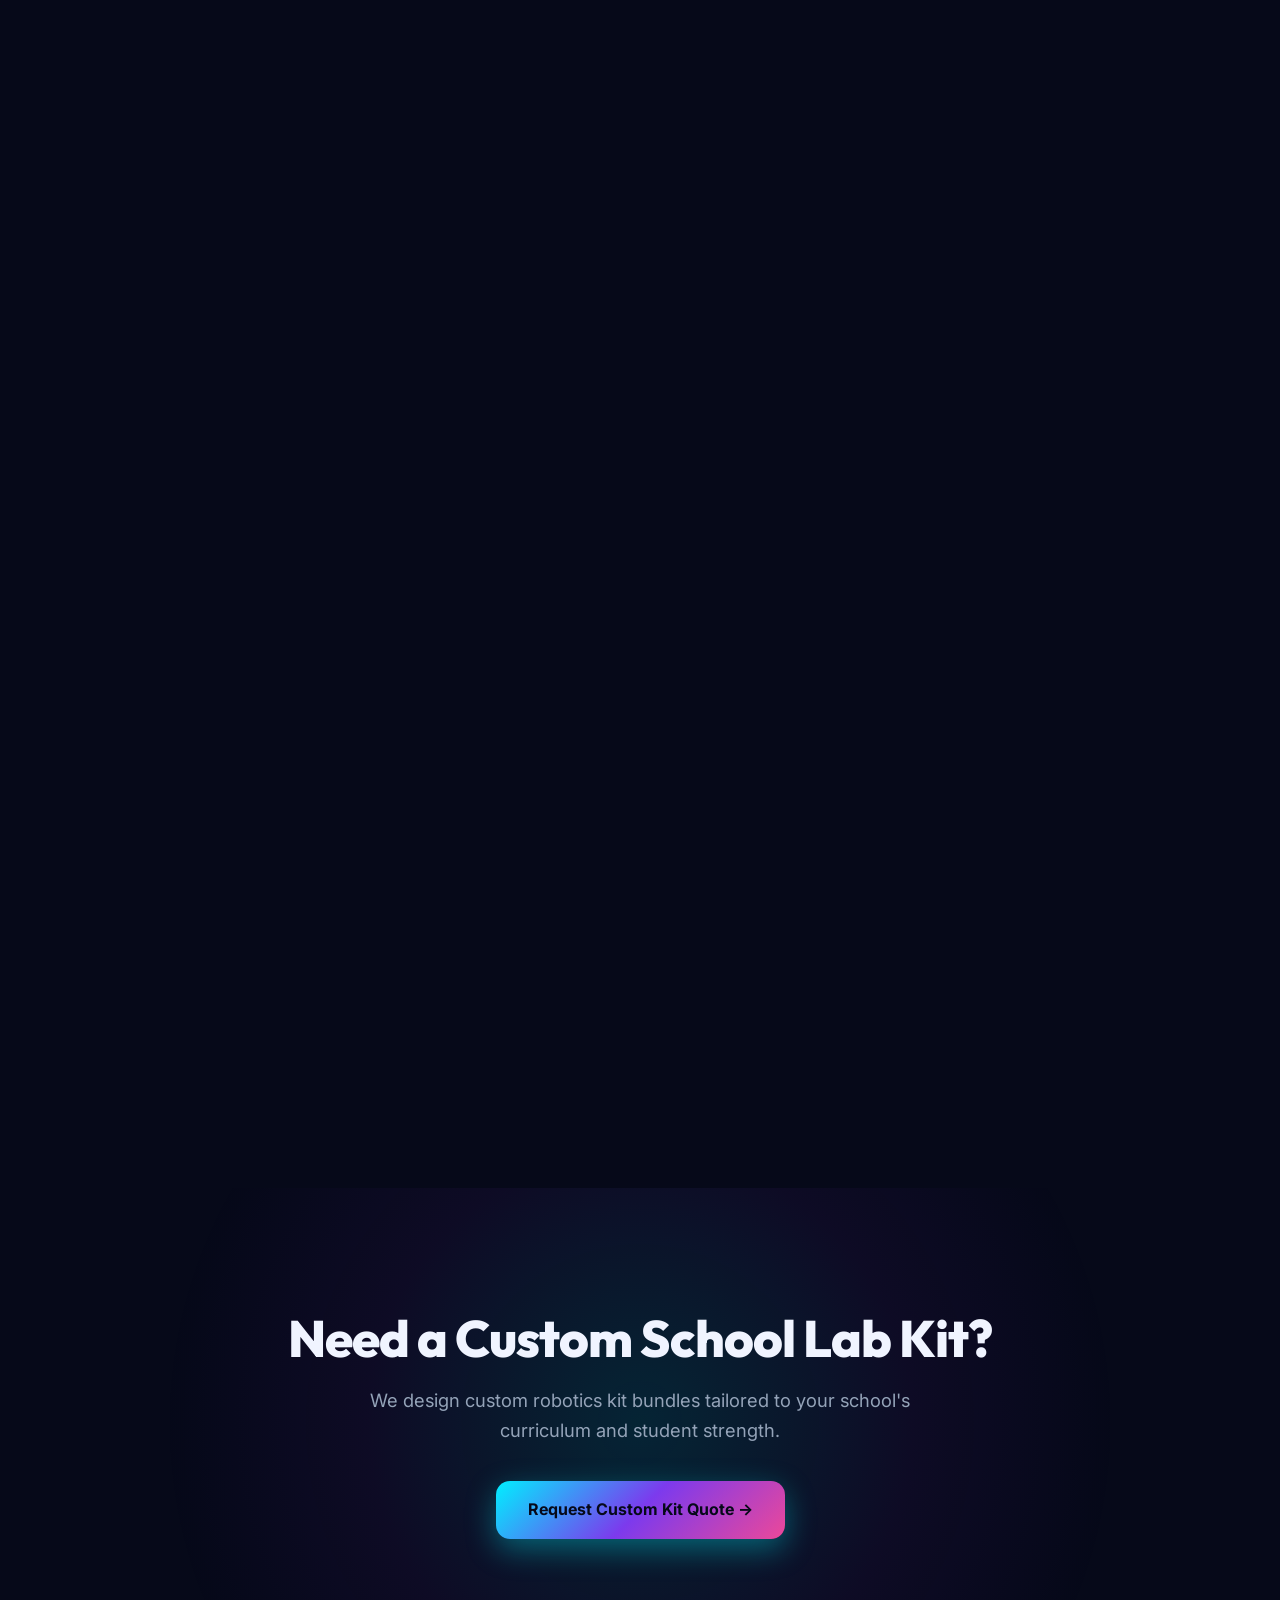
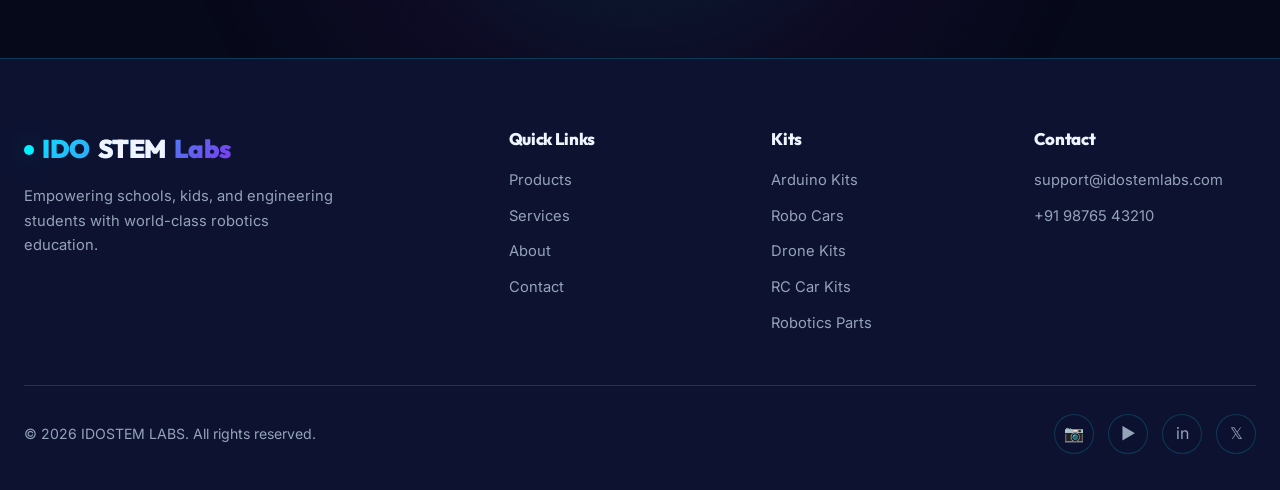
<file: products.html>
<!DOCTYPE html>
<html lang="en">
<head>
  <meta charset="UTF-8">
  <meta name="viewport" content="width=device-width, initial-scale=1.0">
  <title>DIY Robotics Kits Store — IDOSTEM LABS</title>
  <meta name="description" content="Shop DIY STEM Robotics Kits for Kids & Students. RoboCars, Drones, 6-DOF Robotic Arms, and IoT Suites with HD Video Lessons & Pan-India Free Delivery.">
  <link rel="stylesheet" href="css/index.css">
</head>
<body>
  <nav class="navbar" id="navbar">
    <div class="container">
      <a href="index.html" class="nav-logo">
        <div class="logo-dot"></div>
        IDO<span>STEM</span> Labs
      </a>
      <ul class="nav-links" id="nav-links">
        <li><a href="index.html">Home</a></li>
        <li><a href="products.html" class="active">Kits & Products</a></li>
        <li><a href="services.html">Services</a></li>
        <li><a href="community.html">Community</a></li>
        <li><a href="careers.html">Careers</a></li>
        <li><a href="about.html">About</a></li>
        <li><a href="contact.html" class="nav-cta">Contact Us</a></li>
      </ul>
      <button class="hamburger" id="hamburger" aria-label="Menu"><span></span><span></span><span></span></button>
    </div>
  </nav>

  <section class="page-hero" style="position:relative;overflow:hidden;">
    <canvas id="wave-canvas" style="position:absolute;top:0;left:0;width:100%;height:100%;z-index:0;opacity:0.55;"></canvas>
    <div class="hero-overlay" style="z-index:1;"></div>
    <div class="container" style="position:relative;z-index:2;">
      <h1 data-reveal="fade-up" style="margin-top:0;">Robotics Kits &amp; <span class="gradient-text">STEM Hardware</span></h1>
      <p data-reveal="fade-up" data-delay="150">Arduino kits, robo cars, RC cars, drones, robot arms &amp; individual parts — everything schools and colleges need to start building real robots.</p>
    </div>
  </section>
  <script>
  (function(){
    const c=document.getElementById('wave-canvas');
    if(!c)return;
    const ctx=c.getContext('2d');
    let W,H,t=0;
    function resize(){W=c.width=c.offsetWidth;H=c.height=c.offsetHeight;}
    resize();window.addEventListener('resize',resize);
    const waves=[
      {amp:38,freq:0.018,speed:0.022,y:0.55,colors:['#00f0ff','#7c3aed']},
      {amp:28,freq:0.024,speed:0.030,y:0.62,colors:['#9333ea','#ec4899']},
      {amp:20,freq:0.030,speed:0.018,y:0.70,colors:['#10b981','#00f0ff']},
      {amp:14,freq:0.040,speed:0.038,y:0.77,colors:['#f43f5e','#f59e0b']},
    ];
    function draw(){
      ctx.clearRect(0,0,W,H);
      waves.forEach(w=>{
        const baseY=H*w.y;
        const g=ctx.createLinearGradient(0,0,W,0);
        g.addColorStop(0,w.colors[0]+'99');
        g.addColorStop(1,w.colors[1]+'99');
        ctx.beginPath();
        ctx.moveTo(0,H);
        for(let x=0;x<=W;x+=2){
          const y=baseY+Math.sin(x*w.freq+t*w.speed*60)*w.amp;
          ctx.lineTo(x,y);
        }
        ctx.lineTo(W,H);ctx.closePath();
        ctx.fillStyle=g;ctx.fill();
      });
      t+=0.016;requestAnimationFrame(draw);
    }
    draw();
  })();
  </script>

  <section>
    <div class="container">
      
      <!-- PARENT GUARANTEE BANNER -->
      <div class="parent-guarantee-banner" data-reveal="fade-down">
        <div class="guarantee-item">
          <div class="guarantee-icon">🚚</div>
          <div class="guarantee-text">
            <h4>Free Pan-India Delivery</h4>
            <p>Dispatched in 24 hours</p>
          </div>
        </div>
        <div class="guarantee-item">
          <div class="guarantee-icon">📹</div>
          <div class="guarantee-text">
            <h4>Video Course Included</h4>
            <p>Lifetime access link</p>
          </div>
        </div>
        <div class="guarantee-item">
          <div class="guarantee-icon">🛡️</div>
          <div class="guarantee-text">
            <h4>1-Year Hardware Warranty</h4>
            <p>100% replacement guarantee</p>
          </div>
        </div>
        <div class="guarantee-item">
          <div class="guarantee-icon">⚡</div>
          <div class="guarantee-text">
            <h4>No Soldering Needed</h4>
            <p>100% safe for kids</p>
          </div>
        </div>
      </div>

      <!-- FILTER TABS -->
      <div class="filter-tabs" data-reveal="fade-up" data-delay="150" style="display:flex;justify-content:center;gap:10px;flex-wrap:wrap;margin-bottom:40px;">
        <button class="filter-tab active age-pill" data-filter="all">All Kits</button>
        <button class="filter-tab age-pill" data-filter="arduino">Arduino Kits</button>
        <button class="filter-tab age-pill" data-filter="robo-car">Robo Cars</button>
        <button class="filter-tab age-pill" data-filter="rc-car">RC Car Kits</button>
        <button class="filter-tab age-pill" data-filter="drone">Drone Kits</button>
        <button class="filter-tab age-pill" data-filter="robo-kit">Robot Kits</button>
        <button class="filter-tab age-pill" data-filter="parts">Robotics Parts</button>
      </div>

      <div class="products-grid" id="products-grid"></div>
    </div>
  </section>

  <section class="cta-section">
    <div class="container" data-reveal="zoom-in">
      <h2>Need a <span class="gradient-text">Custom School Lab Kit</span>?</h2>
      <p>We design custom robotics kit bundles tailored to your school's curriculum and student strength.</p>
      <a href="contact.html" class="btn btn-primary">Request Custom Kit Quote →</a>
    </div>
  </section>

  <footer class="footer">
    <div class="container">
      <div class="footer-grid">
        <div class="footer-brand">
          <a href="index.html" class="nav-logo">
            <div class="logo-dot"></div>
            IDO<span>STEM</span> Labs
          </a>
          <p>Empowering schools, kids, and engineering students with world-class robotics education.</p>
        </div>
        <div class="footer-col"><h4>Quick Links</h4><ul><li><a href="products.html">Products</a></li><li><a href="services.html">Services</a></li><li><a href="about.html">About</a></li><li><a href="contact.html">Contact</a></li></ul></div>
        <div class="footer-col"><h4>Kits</h4><ul><li><a href="products.html">Arduino Kits</a></li><li><a href="products.html">Robo Cars</a></li><li><a href="products.html">Drone Kits</a></li><li><a href="products.html">RC Car Kits</a></li><li><a href="products.html">Robotics Parts</a></li></ul></div>
        <div class="footer-col"><h4>Contact</h4><ul><li><a href="mailto:support@idostemlabs.com">support@idostemlabs.com</a></li><li><a href="tel:+919876543210">+91 98765 43210</a></li></ul></div>
      </div>
      <div class="footer-bottom">
        <span>© 2026 IDOSTEM LABS. All rights reserved.</span>
        <div class="footer-socials"><a href="#">📷</a><a href="#">▶</a><a href="#">in</a><a href="#">𝕏</a></div>
      </div>
    </div>
  </footer>

  <!-- 🛒 GLOBAL INSTANT CHECKOUT MODAL -->
  <div class="modal-overlay" id="checkout-modal">
    <div class="modal-box">
      <button class="modal-close" onclick="closeCheckout()">✕</button>
      
      <div style="text-align:center;margin-bottom:24px;">
        <span class="slide-tag">INSTANT 1-CLICK ORDER</span>
        <h3 id="modal-kit-title" style="margin-top:6px;">RoboCar Pro Smart Autonomous Kit</h3>
        <div style="font-size:1.6rem;font-weight:900;color:var(--accent-cyan);font-family:var(--font-mono);margin-top:4px;" id="modal-kit-price">₹2,999</div>
        <p style="font-size:0.85rem;color:var(--accent-green);margin-top:2px;">✓ Free Express Delivery Pan-India • HD Video Course Included</p>
      </div>

      <form onsubmit="handleOrderSubmit(event)">
        <div class="form-group">
          <label for="parent-name">PARENT / STUDENT FULL NAME</label>
          <input type="text" id="parent-name" placeholder="e.g. Ramesh Kumar" required>
        </div>

        <div style="display:grid;grid-template-columns:1fr 1fr;gap:14px;">
          <div class="form-group">
            <label for="parent-phone">WHATSAPP / PHONE</label>
            <input type="tel" id="parent-phone" placeholder="+91 98765 43210" required>
          </div>
          <div class="form-group">
            <label for="parent-pincode">PINCODE</label>
            <input type="text" id="parent-pincode" placeholder="110001" required>
          </div>
        </div>

        <div class="form-group">
          <label for="parent-address">DELIVERY ADDRESS</label>
          <input type="text" id="parent-address" placeholder="House No., Street, City, State" required>
        </div>

        <div class="form-group">
          <label>SELECT PAYMENT METHOD</label>
          <div class="payment-options">
            <div class="payment-chip selected" onclick="selectPayment(this)">📱 UPI / GPay / PhonePe</div>
            <div class="payment-chip" onclick="selectPayment(this)">💳 Card / Netbanking</div>
            <div class="payment-chip" onclick="selectPayment(this)">💵 Cash on Delivery (COD)</div>
          </div>
        </div>

        <button type="submit" class="btn btn-buy" style="width:100%;justify-content:center;padding:16px;font-size:1.1rem;margin-top:10px;">
          🚀 Confirm & Complete Order →
        </button>
      </form>
    </div>
  </div>

  <script src="js/products.js"></script>
  <script src="js/main.js"></script>
</body>
</html>
</file>
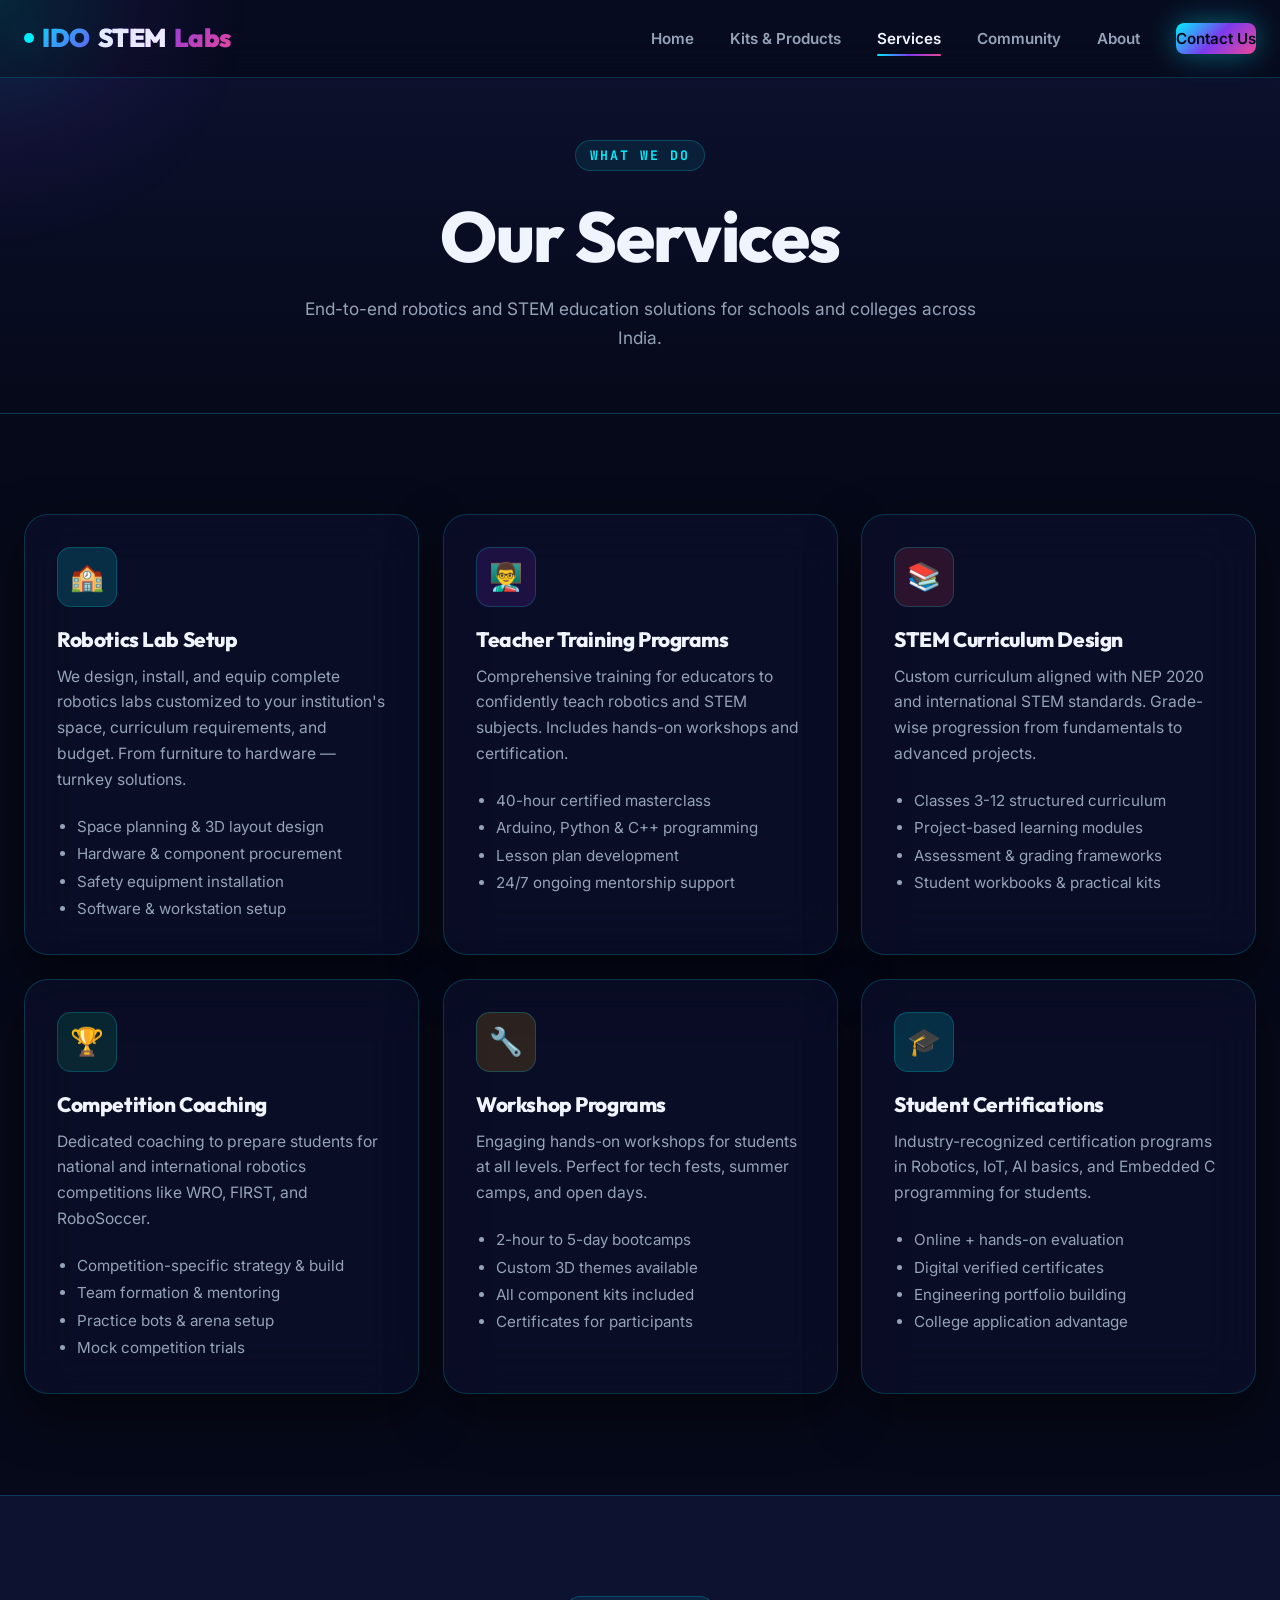
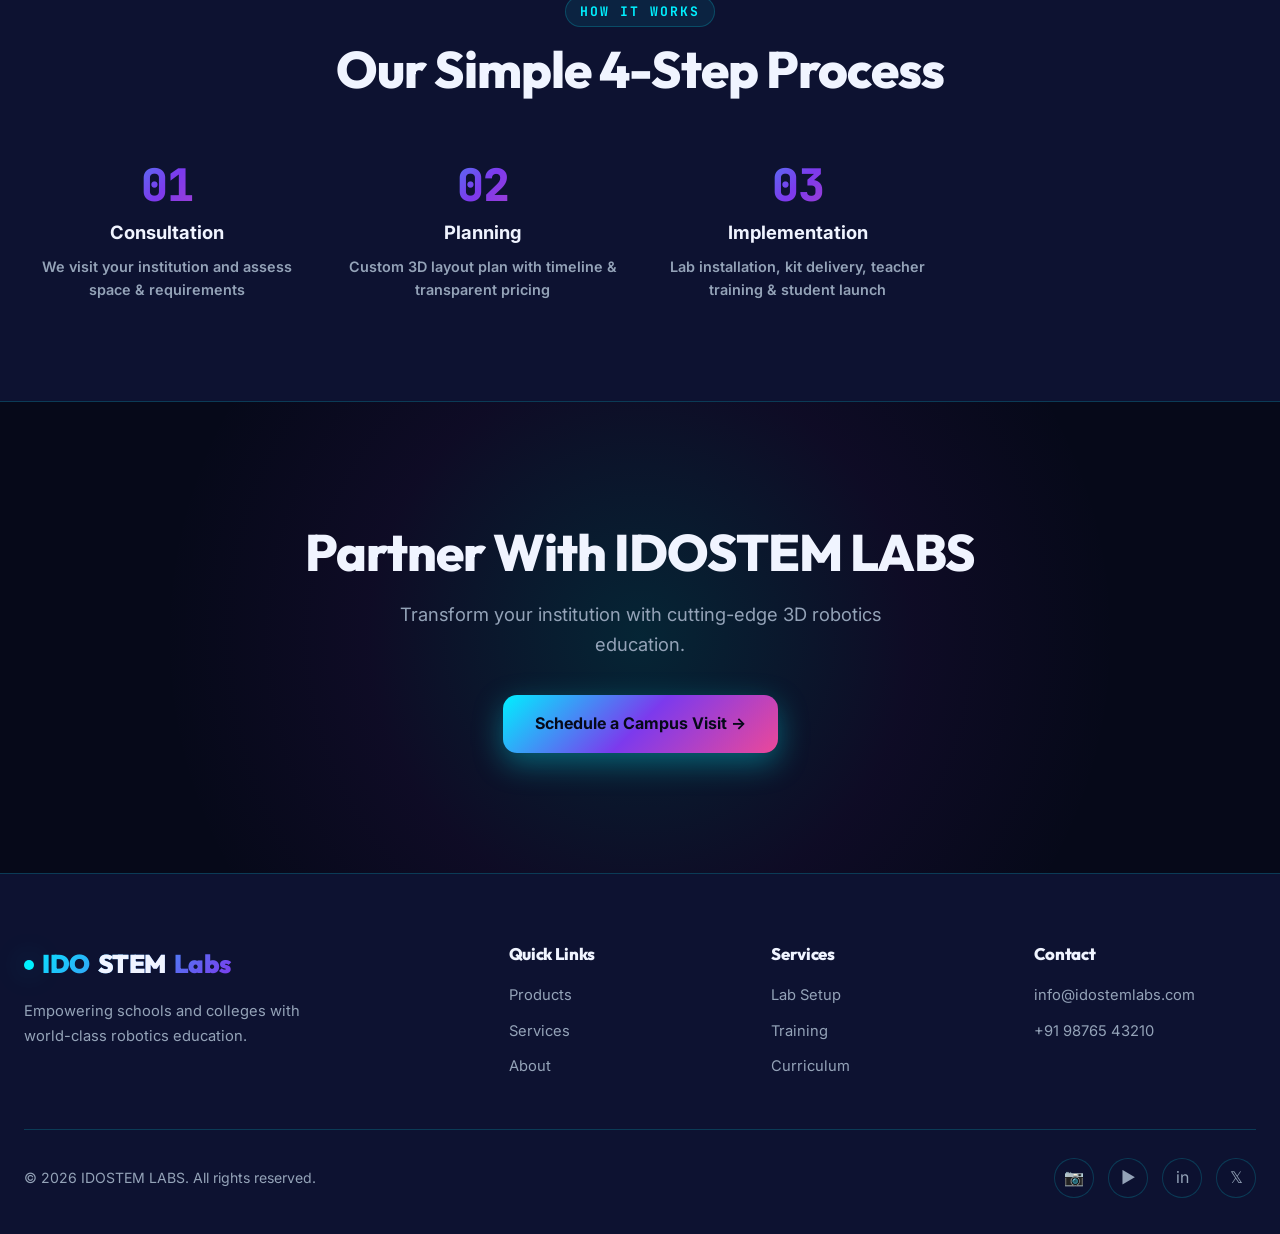
<file: services.html>
<!DOCTYPE html>
<html lang="en">
<head>
  <meta charset="UTF-8">
  <meta name="viewport" content="width=device-width, initial-scale=1.0">
  <title>Services — IDOSTEM LABS | Robotics Lab Setup & STEM Training</title>
  <meta name="description" content="Complete robotics lab services for schools: Lab Setup, Teacher Training, Curriculum Design, Competition Coaching, and more.">
  <link rel="stylesheet" href="css/index.css">
</head>
<body>
  <nav class="navbar" id="navbar">
    <div class="container">
      <a href="index.html" class="nav-logo">
        <div class="logo-dot"></div>
        IDO<span>STEM</span> Labs
      </a>
      <ul class="nav-links" id="nav-links">
        <li><a href="index.html">Home</a></li>
        <li><a href="products.html">Kits & Products</a></li>
        <li><a href="services.html" class="active">Services</a></li>
        <li><a href="community.html">Community</a></li>
        <li><a href="about.html">About</a></li>
        <li><a href="contact.html" class="nav-cta">Contact Us</a></li>
      </ul>
      <button class="hamburger" id="hamburger" aria-label="Menu"><span></span><span></span><span></span></button>
    </div>
  </nav>

  <section class="page-hero">
    <div class="container">
      <span class="section-tag" data-reveal="fade-down">WHAT WE DO</span>
      <h1 data-reveal="fade-up" data-delay="100">Our <span class="gradient-text">Services</span></h1>
      <p data-reveal="fade-up" data-delay="250">End-to-end robotics and STEM education solutions for schools and colleges across India.</p>
    </div>
  </section>

  <section>
    <div class="container">
      <div class="features-grid">
        <div class="glass-card" data-reveal="flip-up" data-delay="100" data-tilt>
          <div class="card-glow"></div>
          <div class="feature-icon" style="background:rgba(0,240,255,0.15);">🏫</div>
          <h3>Robotics Lab Setup</h3>
          <p>We design, install, and equip complete robotics labs customized to your institution's space, curriculum requirements, and budget. From furniture to hardware — turnkey solutions.</p>
          <ul style="margin-top:20px;color:var(--text-secondary);font-size:0.95rem;padding-left:20px;line-height:1.8;">
            <li>Space planning & 3D layout design</li>
            <li>Hardware & component procurement</li>
            <li>Safety equipment installation</li>
            <li>Software & workstation setup</li>
          </ul>
        </div>

        <div class="glass-card" data-reveal="flip-up" data-delay="250" data-tilt>
          <div class="card-glow"></div>
          <div class="feature-icon" style="background:rgba(147,51,234,0.15);">👨‍🏫</div>
          <h3>Teacher Training Programs</h3>
          <p>Comprehensive training for educators to confidently teach robotics and STEM subjects. Includes hands-on workshops and certification.</p>
          <ul style="margin-top:20px;color:var(--text-secondary);font-size:0.95rem;padding-left:20px;line-height:1.8;">
            <li>40-hour certified masterclass</li>
            <li>Arduino, Python & C++ programming</li>
            <li>Lesson plan development</li>
            <li>24/7 ongoing mentorship support</li>
          </ul>
        </div>

        <div class="glass-card" data-reveal="flip-up" data-delay="400" data-tilt>
          <div class="card-glow"></div>
          <div class="feature-icon" style="background:rgba(244,63,94,0.15);">📚</div>
          <h3>STEM Curriculum Design</h3>
          <p>Custom curriculum aligned with NEP 2020 and international STEM standards. Grade-wise progression from fundamentals to advanced projects.</p>
          <ul style="margin-top:20px;color:var(--text-secondary);font-size:0.95rem;padding-left:20px;line-height:1.8;">
            <li>Classes 3-12 structured curriculum</li>
            <li>Project-based learning modules</li>
            <li>Assessment & grading frameworks</li>
            <li>Student workbooks & practical kits</li>
          </ul>
        </div>

        <div class="glass-card" data-reveal="flip-up" data-delay="150" data-tilt>
          <div class="card-glow"></div>
          <div class="feature-icon" style="background:rgba(16,185,129,0.15);">🏆</div>
          <h3>Competition Coaching</h3>
          <p>Dedicated coaching to prepare students for national and international robotics competitions like WRO, FIRST, and RoboSoccer.</p>
          <ul style="margin-top:20px;color:var(--text-secondary);font-size:0.95rem;padding-left:20px;line-height:1.8;">
            <li>Competition-specific strategy & build</li>
            <li>Team formation & mentoring</li>
            <li>Practice bots & arena setup</li>
            <li>Mock competition trials</li>
          </ul>
        </div>

        <div class="glass-card" data-reveal="flip-up" data-delay="300" data-tilt>
          <div class="card-glow"></div>
          <div class="feature-icon" style="background:rgba(245,158,11,0.15);">🔧</div>
          <h3>Workshop Programs</h3>
          <p>Engaging hands-on workshops for students at all levels. Perfect for tech fests, summer camps, and open days.</p>
          <ul style="margin-top:20px;color:var(--text-secondary);font-size:0.95rem;padding-left:20px;line-height:1.8;">
            <li>2-hour to 5-day bootcamps</li>
            <li>Custom 3D themes available</li>
            <li>All component kits included</li>
            <li>Certificates for participants</li>
          </ul>
        </div>

        <div class="glass-card" data-reveal="flip-up" data-delay="450" data-tilt>
          <div class="card-glow"></div>
          <div class="feature-icon" style="background:rgba(0,240,255,0.15);">🎓</div>
          <h3>Student Certifications</h3>
          <p>Industry-recognized certification programs in Robotics, IoT, AI basics, and Embedded C programming for students.</p>
          <ul style="margin-top:20px;color:var(--text-secondary);font-size:0.95rem;padding-left:20px;line-height:1.8;">
            <li>Online + hands-on evaluation</li>
            <li>Digital verified certificates</li>
            <li>Engineering portfolio building</li>
            <li>College application advantage</li>
          </ul>
        </div>
      </div>
    </div>
  </section>

  <!-- PROCESS -->
  <section style="background:var(--bg-secondary);border-top:1px solid var(--glass-border);border-bottom:1px solid var(--glass-border);">
    <div class="container">
      <div class="section-header" data-reveal="fade-up">
        <span class="section-tag">HOW IT WORKS</span>
        <h2>Our Simple <span class="gradient-text">4-Step Process</span></h2>
      </div>
      <div class="stats-grid" style="text-align:center;">
        <div class="stat-item" data-reveal="zoom-in" data-delay="100">
          <h3 style="font-size:2.8rem;background:var(--gradient-main);-webkit-background-clip:text;-webkit-text-fill-color:transparent;background-clip:text;">01</h3>
          <p style="font-weight:700;color:var(--text-primary);margin-bottom:8px;font-size:1.15rem;">Consultation</p>
          <p style="font-size:0.9rem;color:var(--text-secondary);">We visit your institution and assess space & requirements</p>
        </div>
        <div class="stat-item" data-reveal="zoom-in" data-delay="250">
          <h3 style="font-size:2.8rem;background:var(--gradient-main);-webkit-background-clip:text;-webkit-text-fill-color:transparent;background-clip:text;">02</h3>
          <p style="font-weight:700;color:var(--text-primary);margin-bottom:8px;font-size:1.15rem;">Planning</p>
          <p style="font-size:0.9rem;color:var(--text-secondary);">Custom 3D layout plan with timeline & transparent pricing</p>
        </div>
        <div class="stat-item" data-reveal="zoom-in" data-delay="400">
          <h3 style="font-size:2.8rem;background:var(--gradient-main);-webkit-background-clip:text;-webkit-text-fill-color:transparent;background-clip:text;">03</h3>
          <p style="font-weight:700;color:var(--text-primary);margin-bottom:8px;font-size:1.15rem;">Implementation</p>
          <p style="font-size:0.9rem;color:var(--text-secondary);">Lab installation, kit delivery, teacher training & student launch</p>
        </div>
        <div class="stat-item" data-reveal="zoom-in" data-delay="550">
          <h3 style="font-size:2.8rem;background:var(--gradient-main);-webkit-background-clip:text;-webkit-text-fill-color:transparent;background-clip:text;">04</h3>
          <p style="font-weight:700;color:var(--text-primary);margin-bottom:8px;font-size:1.15rem;">Ongoing Support</p>
          <p style="font-size:0.9rem;color:var(--text-secondary);">Regular mentorship, kit maintenance & competition prep</p>
        </div>
      </div>
    </div>
  </section>

  <section class="cta-section">
    <div class="container" data-reveal="zoom-in">
      <h2>Partner With <span class="gradient-text">IDOSTEM LABS</span></h2>
      <p>Transform your institution with cutting-edge 3D robotics education.</p>
      <a href="contact.html" class="btn btn-primary">Schedule a Campus Visit →</a>
    </div>
  </section>

  <footer class="footer">
    <div class="container">
      <div class="footer-grid">
        <div class="footer-brand">
          <a href="index.html" class="nav-logo">
            <div class="logo-dot"></div>
            IDO<span>STEM</span> Labs
          </a>
          <p>Empowering schools and colleges with world-class robotics education.</p>
        </div>
        <div class="footer-col"><h4>Quick Links</h4><ul><li><a href="products.html">Products</a></li><li><a href="services.html">Services</a></li><li><a href="about.html">About</a></li></ul></div>
        <div class="footer-col"><h4>Services</h4><ul><li><a href="services.html">Lab Setup</a></li><li><a href="services.html">Training</a></li><li><a href="services.html">Curriculum</a></li></ul></div>
        <div class="footer-col"><h4>Contact</h4><ul><li><a href="mailto:info@idostemlabs.com">info@idostemlabs.com</a></li><li><a href="tel:+919876543210">+91 98765 43210</a></li></ul></div>
      </div>
      <div class="footer-bottom"><span>© 2026 IDOSTEM LABS. All rights reserved.</span><div class="footer-socials"><a href="#">📷</a><a href="#">▶</a><a href="#">in</a><a href="#">𝕏</a></div></div>
    </div>
  </footer>
  <script src="js/main.js"></script>
</body>
</html>
</file>
<file: css/index.css>
@import url('https://fonts.googleapis.com/css2?family=Outfit:wght@300;400;500;600;700;800;900&family=Inter:wght@300;400;500;600;700&family=JetBrains+Mono:wght@400;500&display=swap');

:root {
  --bg-primary: #060919;
  --bg-secondary: #0D1231;
  --bg-card: rgba(13, 18, 49, 0.65);
  --text-primary: #F0F4FF;
  --text-secondary: #94A3B8;
  --accent-cyan: #00F0FF;
  --accent-purple: #9333EA;
  --accent-pink: #F43F5E;
  --accent-green: #10B981;
  --accent-orange: #F59E0B;
  --gradient-main: linear-gradient(135deg, #00F0FF 0%, #7C3AED 50%, #EC4899 100%);
  --gradient-glow: linear-gradient(135deg, rgba(0,240,255,0.4) 0%, rgba(124,58,237,0.4) 100%);
  --gradient-card: linear-gradient(135deg, rgba(255,255,255,0.07) 0%, rgba(255,255,255,0.02) 100%);
  --glass-bg: rgba(13, 18, 49, 0.55);
  --glass-border: rgba(0, 240, 255, 0.18);
  --glass-shadow: 0 20px 50px rgba(0, 0, 0, 0.5);
  --glow-cyan: 0 0 30px rgba(0, 240, 255, 0.4);
  --glow-purple: 0 0 30px rgba(147, 51, 234, 0.4);
  --radius-sm: 8px;
  --radius-md: 14px;
  --radius-lg: 24px;
  --radius-xl: 32px;
  --font-heading: 'Outfit', sans-serif;
  --font-body: 'Inter', sans-serif;
  --font-mono: 'JetBrains Mono', monospace;
  --transition-fast: 0.2s ease;
  --transition-med: 0.4s cubic-bezier(0.16, 1, 0.3, 1);
  --transition-slow: 0.8s cubic-bezier(0.16, 1, 0.3, 1);
}

*, *::before, *::after { box-sizing: border-box; margin: 0; padding: 0; }

html {
  scroll-behavior: smooth;
  font-size: 16px;
  scrollbar-width: thin;
  scrollbar-color: var(--accent-cyan) var(--bg-primary);
}

body {
  font-family: var(--font-body);
  background: var(--bg-primary);
  color: var(--text-primary);
  line-height: 1.6;
  overflow-x: hidden;
  -webkit-font-smoothing: antialiased;
  position: relative;
  width: 100%;
}

/* CURSOR GLOW FOLLOWER */
.cursor-glow {
  position: fixed;
  width: 500px;
  height: 500px;
  border-radius: 50%;
  background: radial-gradient(circle, rgba(0, 240, 255, 0.12) 0%, rgba(124, 58, 237, 0.06) 40%, transparent 70%);
  pointer-events: none;
  transform: translate(-50%, -50%);
  z-index: 9999;
  transition: opacity 0.3s ease;
}

::-webkit-scrollbar { width: 8px; }
::-webkit-scrollbar-track { background: var(--bg-primary); }
::-webkit-scrollbar-thumb { background: var(--accent-cyan); border-radius: 4px; }

::selection { background: rgba(0, 240, 255, 0.35); color: #fff; }

h1, h2, h3, h4, h5, h6 { font-family: var(--font-heading); font-weight: 800; line-height: 1.18; letter-spacing: -0.02em; }
h1 { font-size: clamp(2.2rem, 5.5vw, 4.5rem); }
h2 { font-size: clamp(1.8rem, 4vw, 3.2rem); }
h3 { font-size: clamp(1.2rem, 2.5vw, 1.75rem); }

a { color: var(--accent-cyan); text-decoration: none; transition: var(--transition-fast); }
a:hover { color: #fff; }

img { max-width: 100%; height: auto; display: block; }

.container { max-width: 1280px; margin: 0 auto; padding: 0 24px; width: 100%; }

/* NAVBAR */
.navbar {
  position: fixed; top: 0; left: 0; width: 100%; z-index: 1000;
  padding: 18px 0;
  background: rgba(6, 9, 25, 0.7);
  backdrop-filter: blur(24px); -webkit-backdrop-filter: blur(24px);
  border-bottom: 1px solid var(--glass-border);
  transition: transform 0.4s ease, padding 0.4s ease, background 0.4s ease;
}
.navbar.scrolled { padding: 12px 0; background: rgba(6, 9, 25, 0.94); box-shadow: 0 10px 30px rgba(0,0,0,0.5); }
.navbar .container { display: flex; align-items: center; justify-content: space-between; }
.nav-logo {
  font-family: var(--font-heading); font-size: 1.6rem; font-weight: 900;
  background: var(--gradient-main); -webkit-background-clip: text; -webkit-text-fill-color: transparent;
  background-clip: text; letter-spacing: -0.5px; display: flex; align-items: center; gap: 8px;
}
.nav-logo span { -webkit-text-fill-color: var(--text-primary); }
.nav-logo .logo-dot { width: 10px; height: 10px; border-radius: 50%; background: var(--accent-cyan); box-shadow: var(--glow-cyan); }
.nav-links { display: flex; gap: 36px; list-style: none; align-items: center; }
.nav-links a {
  color: var(--text-secondary); font-size: 0.95rem; font-weight: 600;
  position: relative; padding: 6px 0; transition: var(--transition-fast);
}
.nav-links a::after {
  content: ''; position: absolute; bottom: -2px; left: 0; width: 0; height: 2px;
  background: var(--gradient-main); transition: var(--transition-med); border-radius: 2px;
}
.nav-links a:hover, .nav-links a.active { color: var(--text-primary); }
.nav-links a:hover::after, .nav-links a.active::after { width: 100%; }

.nav-cta {
  padding: 10px 24px; border-radius: var(--radius-sm);
  background: var(--gradient-main); color: var(--bg-primary) !important;
  font-weight: 700; font-size: 0.9rem; border: none; cursor: pointer;
  transition: var(--transition-med); box-shadow: var(--glow-cyan);
}
.nav-cta:hover { transform: translateY(-2px) scale(1.04); box-shadow: 0 0 35px rgba(0,240,255,0.6); }
.nav-cta::after { display: none !important; }

.hamburger { display: none; flex-direction: column; gap: 6px; cursor: pointer; background: none; border: none; padding: 8px; z-index: 1001; }
.hamburger span { width: 26px; height: 2px; background: var(--text-primary); border-radius: 2px; transition: var(--transition-fast); }
.hamburger.active span:nth-child(1) { transform: rotate(45deg) translate(6px, 6px); }
.hamburger.active span:nth-child(2) { opacity: 0; }
.hamburger.active span:nth-child(3) { transform: rotate(-45deg) translate(6px, -6px); }

/* HERO */
.hero {
  position: relative; min-height: 100vh; display: flex; align-items: center;
  overflow: hidden; padding-top: 120px; padding-bottom: 80px;
}
.hero-canvas { position: absolute; top: 0; left: 0; width: 100%; height: 100%; z-index: 0; }
.hero-overlay {
  position: absolute; top: 0; left: 0; width: 100%; height: 100%;
  background: radial-gradient(circle at 20% 40%, rgba(0,240,255,0.12) 0%, transparent 60%),
              radial-gradient(circle at 80% 30%, rgba(147,51,234,0.1) 0%, transparent 50%),
              linear-gradient(to bottom, transparent 70%, var(--bg-primary) 100%);
  z-index: 1; pointer-events: none;
}
.hero-content { position: relative; z-index: 2; width: 100%; }
.hero-badge {
  display: inline-flex; align-items: center; gap: 10px;
  padding: 8px 20px; border-radius: 50px;
  background: rgba(0, 240, 255, 0.08); border: 1px solid rgba(0, 240, 255, 0.25);
  font-size: 0.85rem; font-family: var(--font-mono); color: var(--accent-cyan); margin-bottom: 24px;
  box-shadow: 0 0 20px rgba(0,240,255,0.15);
  backdrop-filter: blur(10px);
}
.hero-badge .dot { width: 8px; height: 8px; border-radius: 50%; background: var(--accent-green); box-shadow: 0 0 10px var(--accent-green); animation: pulse-dot 2s infinite; }
.hero h1 { margin-bottom: 24px; text-shadow: 0 10px 30px rgba(0,0,0,0.5); }
.hero h1 .gradient-text {
  background: var(--gradient-main); -webkit-background-clip: text; -webkit-text-fill-color: transparent; background-clip: text;
  display: inline-block;
}
.hero p { font-size: 1.2rem; color: var(--text-secondary); margin-bottom: 36px; line-height: 1.7; }
.hero-buttons { display: flex; gap: 16px; flex-wrap: wrap; }

/* BUTTONS */
.btn {
  display: inline-flex; align-items: center; gap: 10px;
  padding: 16px 32px; border-radius: var(--radius-md);
  font-family: var(--font-body); font-weight: 700; font-size: 1rem;
  cursor: pointer; transition: var(--transition-med); border: none; position: relative; overflow: hidden;
}
.btn-primary {
  background: var(--gradient-main); color: var(--bg-primary);
  box-shadow: 0 10px 30px rgba(0, 240, 255, 0.35);
}
.btn-primary:hover { transform: translateY(-4px) scale(1.02); box-shadow: 0 15px 40px rgba(0, 240, 255, 0.5); color: var(--bg-primary); }
.btn-secondary {
  background: rgba(13, 18, 49, 0.7); color: var(--text-primary);
  border: 1px solid var(--glass-border);
  backdrop-filter: blur(12px);
}
.btn-secondary:hover { border-color: var(--accent-cyan); background: rgba(0, 240, 255, 0.1); color: var(--accent-cyan); transform: translateY(-4px); box-shadow: var(--glow-cyan); }
.btn-buy {
  background: linear-gradient(135deg, #10B981 0%, #059669 100%);
  color: #fff;
  box-shadow: 0 8px 25px rgba(16, 185, 129, 0.4);
}
.btn-buy:hover {
  transform: translateY(-3px) scale(1.03);
  box-shadow: 0 12px 30px rgba(16, 185, 129, 0.6);
  color: #fff;
}

/* HERO CAROUSEL / SLIDER STYLES */
.hero-carousel-wrapper {
  position: relative;
  padding: 0 !important;
  overflow: hidden;
  border-radius: var(--radius-xl);
  border: 1px solid var(--glass-border);
  box-shadow: 0 30px 60px rgba(0, 0, 0, 0.6), var(--glow-cyan);
  height: 480px;
  width: 100%;
}
.hero-carousel { width: 100%; height: 100%; position: relative; }
.hero-slide {
  position: absolute; top: 0; left: 0; width: 100%; height: 100%;
  opacity: 0; transform: scale(1.04);
  transition: opacity 0.8s cubic-bezier(0.16, 1, 0.3, 1), transform 0.8s cubic-bezier(0.16, 1, 0.3, 1);
  pointer-events: none;
}
.hero-slide.active { opacity: 1; transform: scale(1); pointer-events: auto; }
.hero-slide img { width: 100%; height: 100%; object-fit: cover; }
.slide-caption {
  position: absolute; bottom: 0; left: 0; right: 0;
  padding: 40px 32px 24px;
  background: linear-gradient(to top, rgba(6,9,25,0.95) 0%, rgba(6,9,25,0.4) 60%, transparent 100%);
  text-align: left;
}
.slide-tag {
  display: inline-block; background: rgba(0, 240, 255, 0.2);
  color: var(--accent-cyan); border: 1px solid rgba(0, 240, 255, 0.4);
  font-family: var(--font-mono); font-size: 0.78rem; font-weight: 700;
  padding: 4px 14px; border-radius: 50px; margin-bottom: 8px; letter-spacing: 1px;
}
.slide-caption h3 { font-size: 1.4rem; color: #fff; text-shadow: 0 4px 12px rgba(0,0,0,0.8); }
.slider-btn {
  position: absolute; top: 50%; transform: translateY(-50%);
  width: 48px; height: 48px; border-radius: 50%;
  background: rgba(6, 9, 25, 0.65); border: 1px solid var(--glass-border);
  color: var(--accent-cyan); font-size: 1.2rem; cursor: pointer;
  display: flex; align-items: center; justify-content: center; z-index: 10;
  transition: var(--transition-fast); backdrop-filter: blur(10px);
}
.slider-btn:hover { background: var(--accent-cyan); color: var(--bg-primary); box-shadow: var(--glow-cyan); transform: translateY(-50%) scale(1.1); }
.prev-btn { left: 20px; }
.next-btn { right: 20px; }
.slider-dots { position: absolute; bottom: 20px; right: 32px; display: flex; gap: 10px; z-index: 10; }
.dot-indicator {
  width: 12px; height: 12px; border-radius: 50%;
  background: rgba(255, 255, 255, 0.3); border: 1px solid rgba(0, 240, 255, 0.4);
  cursor: pointer; transition: var(--transition-fast);
}
.dot-indicator:hover, .dot-indicator.active { background: var(--accent-cyan); box-shadow: var(--glow-cyan); transform: scale(1.25); }

/* PAGE HERO (inner pages) */
.page-hero {
  padding: 140px 0 60px;
  text-align: center;
  background: linear-gradient(to bottom, var(--bg-secondary) 0%, var(--bg-primary) 100%);
  border-bottom: 1px solid var(--glass-border);
}
.page-hero h1 { margin: 12px 0 16px; }
.page-hero p { color: var(--text-secondary); font-size: 1.08rem; max-width: 680px; margin: 0 auto; line-height: 1.7; }

/* SECTIONS */
section { padding: 100px 0; position: relative; z-index: 2; }
.section-header { text-align: center; margin-bottom: 60px; }
.section-tag {
  display: inline-block; font-size: 0.82rem; font-weight: 700; text-transform: uppercase;
  letter-spacing: 2px; color: var(--accent-cyan); margin-bottom: 12px;
  font-family: var(--font-mono); background: rgba(0,240,255,0.08); padding: 4px 14px; border-radius: 50px; border: 1px solid rgba(0,240,255,0.2);
}
.section-header h2 { margin-bottom: 18px; }
.section-header p { color: var(--text-secondary); max-width: 640px; margin: 0 auto; font-size: 1.1rem; line-height: 1.7; }

/* GLASS CARDS */
.glass-card {
  background: var(--glass-bg); backdrop-filter: blur(24px); -webkit-backdrop-filter: blur(24px);
  border: 1px solid var(--glass-border); border-radius: var(--radius-lg);
  padding: 32px; transition: var(--transition-slow); position: relative; overflow: hidden;
  box-shadow: var(--glass-shadow);
}
.glass-card .card-glow {
  position: absolute; top: 0; left: 0; width: 100%; height: 100%;
  pointer-events: none; opacity: 0; transition: opacity 0.4s ease;
}
.glass-card:hover { border-color: rgba(0, 240, 255, 0.4); box-shadow: var(--glow-cyan), 0 20px 40px rgba(0,0,0,0.6); }
.glass-card:hover .card-glow { opacity: 1; }

/* ───── E-COMMERCE & KIT STORE ENHANCEMENTS ───── */
.kit-filter-tabs {
  display: flex; justify-content: center; gap: 12px; flex-wrap: wrap; margin-bottom: 40px;
}
.age-pill {
  padding: 10px 22px; border-radius: 50px;
  background: rgba(13, 18, 49, 0.7); border: 1px solid var(--glass-border);
  color: var(--text-secondary); font-weight: 700; font-size: 0.92rem;
  cursor: pointer; transition: var(--transition-fast); backdrop-filter: blur(10px);
}
.age-pill.active, .age-pill:hover {
  background: var(--gradient-main); color: var(--bg-primary);
  border-color: transparent; box-shadow: var(--glow-cyan); transform: translateY(-2px);
}

.parent-guarantee-banner {
  background: linear-gradient(135deg, rgba(16,185,129,0.12) 0%, rgba(0,240,255,0.08) 100%);
  border: 1px solid rgba(16,185,129,0.3); border-radius: var(--radius-lg);
  padding: 24px 32px; margin-bottom: 48px;
  display: grid; grid-template-columns: repeat(auto-fit, minmax(220px, 1fr)); gap: 20px;
}
.guarantee-item { display: flex; align-items: center; gap: 14px; }
.guarantee-icon { font-size: 2.2rem; }
.guarantee-text h4 { font-size: 0.98rem; color: #fff; margin-bottom: 2px; }
.guarantee-text p { font-size: 0.82rem; color: var(--text-secondary); }

.kit-card-badge {
  position: absolute; top: 14px; left: 14px; z-index: 5;
  background: var(--accent-pink); color: #fff;
  font-family: var(--font-mono); font-weight: 800; font-size: 0.75rem;
  padding: 4px 10px; border-radius: 6px; box-shadow: 0 4px 12px rgba(244,63,94,0.4);
}

.kit-original-price {
  text-decoration: line-through; color: var(--text-secondary);
  font-size: 0.95rem; margin-right: 8px; font-weight: 500;
}
.kit-discount-percent {
  color: var(--accent-green); font-weight: 800; font-size: 0.85rem;
  background: rgba(16,185,129,0.15); padding: 2px 8px; border-radius: 4px;
}

.kit-highlights {
  list-style: none; margin: 16px 0; padding: 0;
}
.kit-highlights li {
  font-size: 0.88rem; color: var(--text-secondary); margin-bottom: 6px;
  display: flex; align-items: center; gap: 8px;
}
.kit-highlights li::before {
  content: '✓'; color: var(--accent-cyan); font-weight: 900;
}

/* ───── CHECKOUT MODAL ───── */
.modal-overlay {
  position: fixed; top: 0; left: 0; width: 100%; height: 100%;
  background: rgba(6, 9, 25, 0.85); backdrop-filter: blur(16px); -webkit-backdrop-filter: blur(16px);
  z-index: 10000; opacity: 0; pointer-events: none;
  transition: opacity 0.3s ease; display: flex; align-items: center; justify-content: center;
  padding: 20px;
}
.modal-overlay.active { opacity: 1; pointer-events: auto; }
.modal-box {
  background: var(--bg-secondary); border: 1px solid var(--glass-border);
  border-radius: var(--radius-xl); max-width: 580px; width: 100%;
  max-height: 90vh; overflow-y: auto; padding: 36px;
  position: relative; box-shadow: 0 30px 70px rgba(0,0,0,0.8), var(--glow-cyan);
  transform: scale(0.92) translateY(20px); transition: transform 0.3s cubic-bezier(0.16, 1, 0.3, 1);
}
.modal-overlay.active .modal-box { transform: scale(1) translateY(0); }
.modal-close {
  position: absolute; top: 20px; right: 20px;
  width: 36px; height: 36px; border-radius: 50%; background: rgba(255,255,255,0.08);
  border: 1px solid var(--glass-border); color: #fff; font-size: 1.2rem;
  cursor: pointer; display: flex; align-items: center; justify-content: center;
  transition: var(--transition-fast);
}
.modal-close:hover { background: var(--accent-pink); border-color: transparent; }

.payment-options { display: flex; gap: 10px; margin-top: 10px; flex-wrap: wrap; }
.payment-chip {
  padding: 10px 16px; border-radius: var(--radius-sm);
  border: 1px solid var(--glass-border); background: rgba(255,255,255,0.03);
  color: var(--text-primary); font-size: 0.88rem; font-weight: 600; cursor: pointer;
  transition: var(--transition-fast); display: flex; align-items: center; gap: 8px;
}
.payment-chip.selected, .payment-chip:hover {
  border-color: var(--accent-cyan); background: rgba(0,240,255,0.12); color: var(--accent-cyan);
}

.form-group { margin-bottom: 18px; text-align: left; }
.form-group label {
  display: block; font-size: 0.78rem; font-family: var(--font-mono);
  color: var(--accent-cyan); margin-bottom: 6px; font-weight: 700; letter-spacing: 1px;
}
.form-group input, .form-group select, .form-group textarea {
  width: 100%; padding: 13px 16px; border-radius: var(--radius-sm);
  background: rgba(6, 9, 25, 0.6); border: 1px solid var(--glass-border);
  color: #fff; font-family: var(--font-body); font-size: 0.95rem;
  outline: none; transition: var(--transition-fast);
}
.form-group input:focus, .form-group select:focus, .form-group textarea:focus {
  border-color: var(--accent-cyan); box-shadow: 0 0 15px rgba(0,240,255,0.25);
}

/* FEATURES / SERVICES GRID */
.features-grid { display: grid; grid-template-columns: repeat(auto-fit, minmax(300px, 1fr)); gap: 24px; }
.feature-icon {
  width: 60px; height: 60px; border-radius: var(--radius-md);
  background: rgba(0, 240, 255, 0.1); border: 1px solid rgba(0, 240, 255, 0.2);
  display: flex; align-items: center; justify-content: center;
  font-size: 1.7rem; margin-bottom: 20px; transition: var(--transition-med);
}
.glass-card:hover .feature-icon { background: rgba(0, 240, 255, 0.2); transform: scale(1.1) rotate(4deg); box-shadow: var(--glow-cyan); }
.glass-card h3 { margin-bottom: 12px; font-size: 1.3rem; }
.glass-card p { color: var(--text-secondary); font-size: 0.98rem; line-height: 1.65; }

/* PRODUCT GRID - CHROMA GRID STYLING */
.products-grid { display: grid; grid-template-columns: repeat(auto-fill, minmax(280px, 1fr)); gap: 28px; }
.product-card {
  position: relative;
  display: flex;
  flex-direction: column;
  justify-content: space-between;
  background: var(--card-gradient, linear-gradient(160deg, rgba(13, 18, 49, 0.85) 0%, rgba(6, 9, 25, 0.95) 100%));
  backdrop-filter: blur(24px);
  -webkit-backdrop-filter: blur(24px);
  border: 1px solid var(--glass-border);
  border-top: 2px solid var(--card-border, var(--accent-cyan));
  border-radius: 20px;
  overflow: hidden;
  transition: border-color 0.3s ease, transform 0.3s ease, box-shadow 0.3s ease;
  box-shadow: 0 10px 30px rgba(0, 0, 0, 0.5);

  --mouse-x: 50%;
  --mouse-y: 50%;
  --spotlight-color: rgba(0, 240, 255, 0.22);
}

.product-card:hover {
  border-color: var(--card-border, var(--accent-cyan));
  transform: translateY(-6px);
  box-shadow: 0 20px 40px rgba(0, 0, 0, 0.7), 0 0 25px rgba(0, 240, 255, 0.25);
}

/* CHROMA RADIAL SPOTLIGHT OVERLAY */
.product-card::before {
  content: '';
  position: absolute;
  inset: 0;
  background: radial-gradient(circle 280px at var(--mouse-x, 50%) var(--mouse-y, 50%), var(--spotlight-color, rgba(0, 240, 255, 0.25)), transparent 70%);
  pointer-events: none;
  opacity: 0;
  transition: opacity 0.4s ease;
  z-index: 3;
}

.product-card:hover::before {
  opacity: 1;
}

/* CHROMA TOP GLOW BAR */
.product-card::after {
  content: '';
  position: absolute;
  top: 0; left: 0; right: 0;
  height: 3px;
  background: linear-gradient(90deg, transparent 0%, var(--card-border, var(--accent-cyan)) 50%, transparent 100%);
  opacity: 0.8;
  z-index: 4;
  transition: opacity 0.3s ease, box-shadow 0.3s ease;
}

.product-card:hover::after {
  opacity: 1;
  box-shadow: 0 0 16px var(--card-border, var(--accent-cyan)), 0 0 30px var(--card-border, var(--accent-cyan));
}
.product-image {
  height: 220px; overflow: hidden; position: relative;
  background: linear-gradient(135deg, var(--bg-secondary), var(--bg-primary));
  display: flex; align-items: center; justify-content: center;
}
.product-image img { width: 100%; height: 100%; object-fit: cover; transition: var(--transition-slow); }
.product-card:hover .product-image img { transform: scale(1.08); }
.product-tag {
  position: absolute; top: 14px; right: 14px; padding: 5px 12px; border-radius: 50px;
  background: rgba(0,240,255,0.18); border: 1px solid rgba(0,240,255,0.35);
  font-size: 0.78rem; font-weight: 700; color: var(--accent-cyan); font-family: var(--font-mono);
  backdrop-filter: blur(10px);
}
.product-info { padding: 24px; display: flex; flex-direction: column; flex: 1; justify-content: space-between; }
.product-info h3 { font-size: 1.2rem; margin-bottom: 8px; }
.product-info .price { font-size: 1.4rem; font-weight: 800; color: var(--accent-cyan); margin-bottom: 14px; font-family: var(--font-mono); }

/* STATS */
.stats-section { background: var(--bg-secondary); border-top: 1px solid var(--glass-border); border-bottom: 1px solid var(--glass-border); }
.stats-grid { display: grid; grid-template-columns: repeat(4, 1fr); gap: 30px; text-align: center; }
.stat-item h3 { font-size: 3.2rem; background: var(--gradient-main); -webkit-background-clip: text; -webkit-text-fill-color: transparent; background-clip: text; font-family: var(--font-mono); margin-bottom: 6px; }
.stat-item p { color: var(--text-secondary); font-size: 1rem; font-weight: 600; }

/* TESTIMONIALS */
.testimonials-grid { display: grid; grid-template-columns: repeat(auto-fit, minmax(300px, 1fr)); gap: 24px; }
.testimonial-card { padding: 30px; }
.testimonial-card .stars { color: var(--accent-orange); font-size: 1.1rem; margin-bottom: 16px; letter-spacing: 2px; }
.testimonial-card blockquote { font-size: 1rem; color: var(--text-secondary); font-style: italic; margin-bottom: 20px; line-height: 1.7; }
.testimonial-author { display: flex; align-items: center; gap: 14px; }
.testimonial-avatar {
  width: 46px; height: 46px; border-radius: 50%; background: var(--gradient-main);
  display: flex; align-items: center; justify-content: center; font-weight: 800; color: var(--bg-primary);
  box-shadow: var(--glow-cyan);
}
.testimonial-name { font-weight: 700; font-size: 1rem; }
.testimonial-role { font-size: 0.82rem; color: var(--text-secondary); }

/* CTA SECTION */
.cta-section {
  text-align: center; padding: 120px 0;
  background: radial-gradient(circle at center, rgba(0,240,255,0.12) 0%, rgba(147,51,234,0.06) 40%, transparent 70%);
}
.cta-section h2 { margin-bottom: 18px; }
.cta-section p { color: var(--text-secondary); max-width: 540px; margin: 0 auto 36px; font-size: 1.15rem; }

/* FOOTER */
.footer { padding: 70px 0 36px; border-top: 1px solid var(--glass-border); background: var(--bg-secondary); }
.footer-grid { display: grid; grid-template-columns: 2fr 1fr 1fr 1fr; gap: 40px; margin-bottom: 40px; }
.footer-brand p { color: var(--text-secondary); margin-top: 14px; font-size: 0.92rem; max-width: 320px; line-height: 1.65; }
.footer-col h4 { font-size: 1.05rem; margin-bottom: 18px; color: var(--text-primary); font-family: var(--font-heading); }
.footer-col ul { list-style: none; }
.footer-col li { margin-bottom: 10px; }
.footer-col a { color: var(--text-secondary); font-size: 0.92rem; }
.footer-col a:hover { color: var(--accent-cyan); padding-left: 4px; }
.footer-bottom {
  padding-top: 28px; border-top: 1px solid var(--glass-border);
  display: flex; justify-content: space-between; align-items: center;
  font-size: 0.88rem; color: var(--text-secondary);
}
.footer-socials { display: flex; gap: 14px; }
.footer-socials a {
  width: 40px; height: 40px; border-radius: 50%; border: 1px solid var(--glass-border);
  display: flex; align-items: center; justify-content: center; font-size: 1rem;
  color: var(--text-secondary); transition: var(--transition-fast); background: rgba(13,18,49,0.4);
}
.footer-socials a:hover { border-color: var(--accent-cyan); color: var(--accent-cyan); background: rgba(0,240,255,0.1); transform: translateY(-3px); box-shadow: var(--glow-cyan); }

/* ───── ADVANCED SCROLL ANIMATION ENGINE ───── */
[data-reveal] {
  opacity: 0;
  transition: opacity 0.8s cubic-bezier(0.16, 1, 0.3, 1), transform 0.8s cubic-bezier(0.16, 1, 0.3, 1);
  will-change: opacity, transform;
}

[data-reveal="fade-up"] { transform: translateY(50px); }
[data-reveal="fade-down"] { transform: translateY(-50px); }
[data-reveal="fade-left"] { transform: translateX(50px); }
[data-reveal="fade-right"] { transform: translateX(-50px); }
[data-reveal="zoom-in"] { transform: scale(0.88); }
[data-reveal="flip-up"] { transform: rotateX(35deg) translateY(50px); perspective: 1000px; }

[data-reveal].revealed {
  opacity: 1;
  transform: translateY(0) translateX(0) scale(1) rotateX(0);
}

@keyframes pulse-dot { 0%, 100% { opacity: 1; transform: scale(1); } 50% { opacity: 0.4; transform: scale(0.85); } }

/* ───── MOBILE & TABLET OPTIMIZATIONS ───── */
@media (max-width: 1024px) {
  .stats-grid { grid-template-columns: repeat(2, 1fr); gap: 24px; }
  .footer-grid { grid-template-columns: 1fr 1fr; gap: 32px; }
  .hero-carousel-wrapper { height: 380px; }
}

@media (max-width: 768px) {
  .container { padding: 0 16px; }
  section { padding: 70px 0; }

  /* Navbar Mobile Menu */
  .navbar { padding: 14px 0; }
  .nav-links {
    position: fixed; top: 0; right: -100%; width: 85%; max-width: 320px; height: 100vh;
    background: rgba(6, 9, 25, 0.98); backdrop-filter: blur(30px); -webkit-backdrop-filter: blur(30px);
    flex-direction: column; padding: 100px 28px 36px; gap: 22px; transition: var(--transition-med);
    border-left: 1px solid var(--glass-border); box-shadow: -10px 0 30px rgba(0,0,0,0.8);
    align-items: flex-start;
  }
  .nav-links.active { right: 0; }
  .nav-links a { font-size: 1.1rem; width: 100%; }
  .hamburger { display: flex; }

  /* Hero Section Mobile */
  .hero { min-height: 85vh; padding-top: 110px; padding-bottom: 60px; text-align: center; }
  .hero-badge { font-size: 0.76rem; padding: 6px 14px; margin-bottom: 20px; }
  .hero h1 { font-size: clamp(1.9rem, 7.5vw, 2.8rem); margin-bottom: 18px; }
  .hero p { font-size: 1.02rem; margin-bottom: 28px; }
  .hero-buttons { justify-content: center; flex-direction: column; width: 100%; gap: 12px; }
  .hero-buttons .btn { width: 100%; justify-content: center; }

  .hero-carousel-wrapper { height: 280px; }
  .slide-caption h3 { font-size: 1.05rem; }
  .slider-btn { width: 36px; height: 36px; font-size: 0.9rem; }
  .prev-btn { left: 10px; }
  .next-btn { right: 10px; }
  .slider-dots { bottom: 12px; right: 16px; gap: 6px; }

  /* Glass Cards Mobile Padding */
  .glass-card { padding: 22px 20px; border-radius: var(--radius-md); }
  .features-grid { grid-template-columns: 1fr; gap: 18px; }
  .products-grid { grid-template-columns: 1fr; gap: 20px; }
  .testimonials-grid { grid-template-columns: 1fr; gap: 18px; }

  /* Showcase Section Mobile */
  #showcase .features-grid { grid-template-columns: 1fr; }
  #showcase img { height: 200px !important; }

  /* Modal Mobile */
  .modal-box { padding: 24px 20px; }

  /* Stats Mobile */
  .stats-grid { grid-template-columns: repeat(2, 1fr); gap: 20px; }
  .stat-item h3 { font-size: 2.6rem; }
  .stat-item p { font-size: 0.9rem; }

  /* Section Header Mobile */
  .section-header { margin-bottom: 40px; }
  .section-header p { font-size: 1rem; }

  /* Footer Mobile */
  .footer-grid { grid-template-columns: 1fr; text-align: center; gap: 28px; }
  .footer-brand p { margin: 12px auto 0; }
  .footer-bottom { flex-direction: column; gap: 16px; text-align: center; }
}

@media (max-width: 480px) {
  h1 { font-size: 1.85rem !important; }
  h2 { font-size: 1.6rem !important; }
  .btn { padding: 14px 24px; font-size: 0.95rem; }
  .stat-item h3 { font-size: 2.2rem; }
  .hero-badge { font-size: 0.72rem; }
  .hero-carousel-wrapper { height: 220px; }
}
</file>
